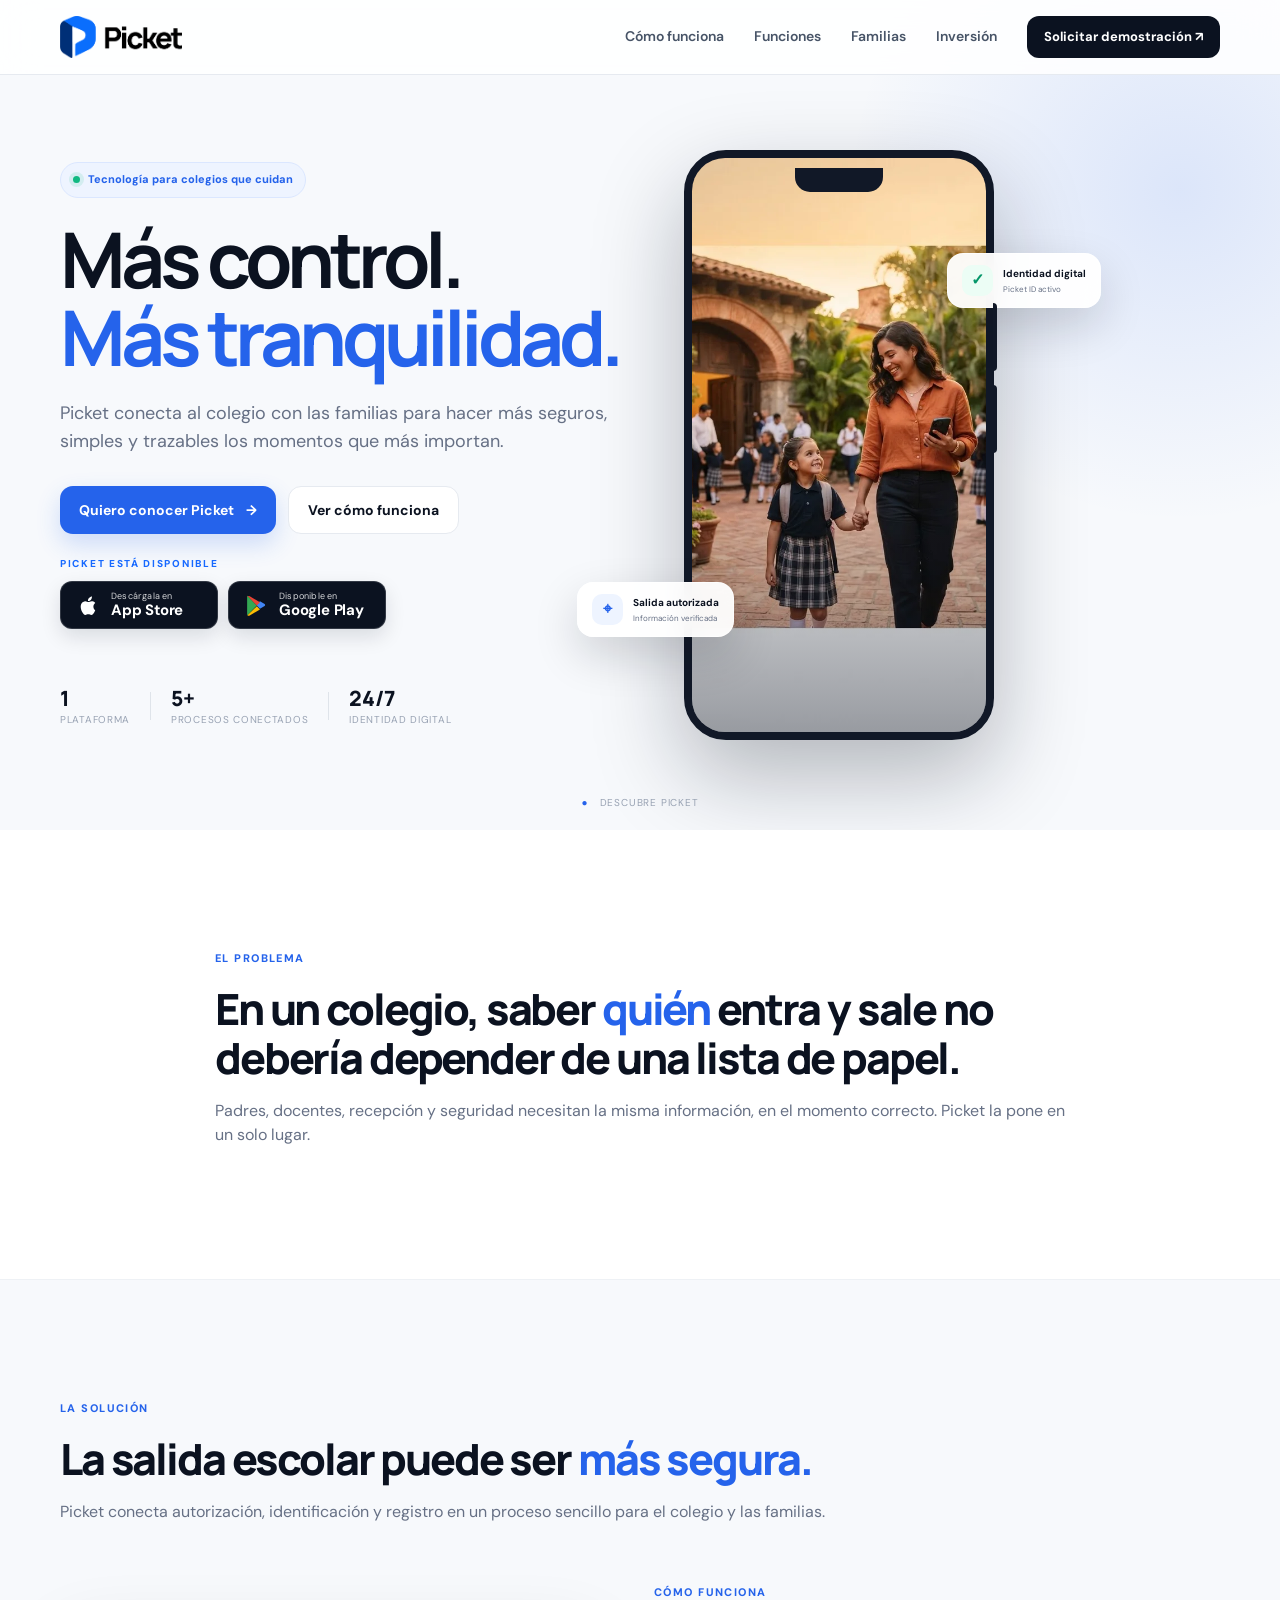
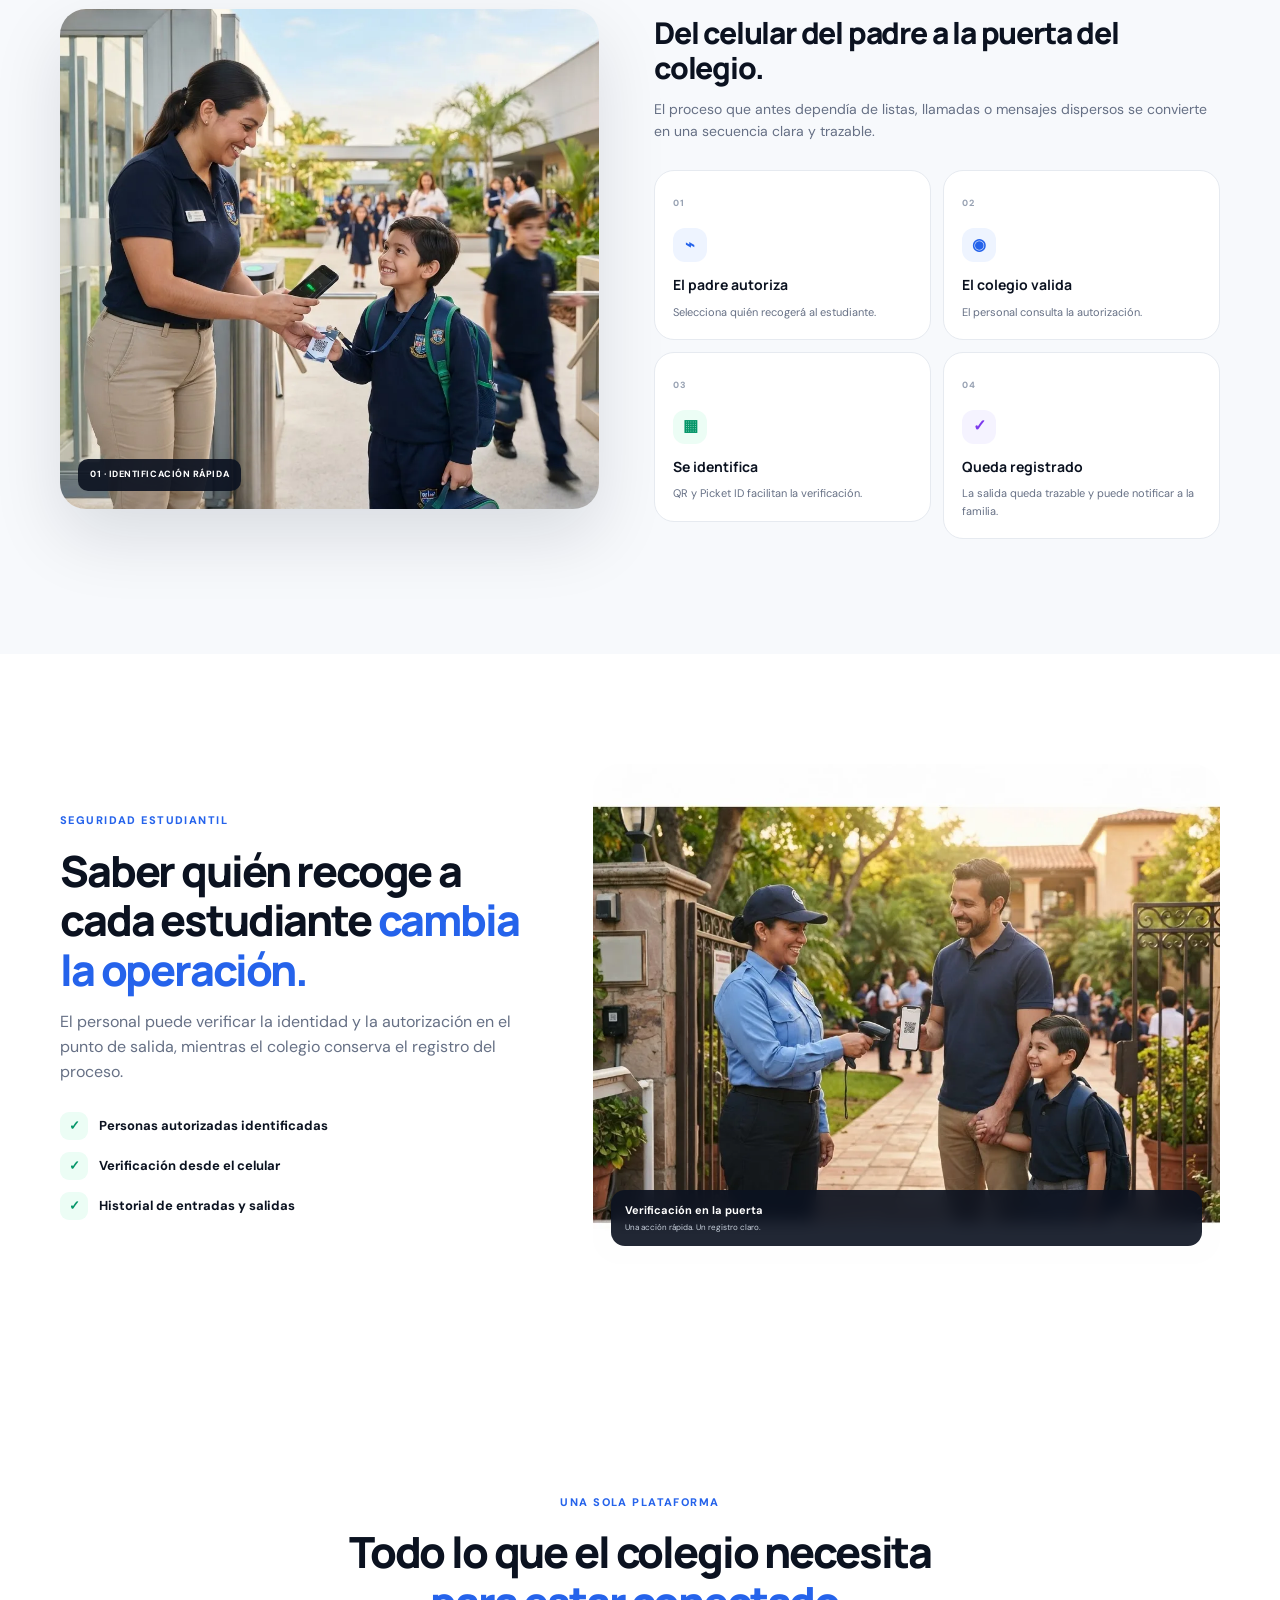
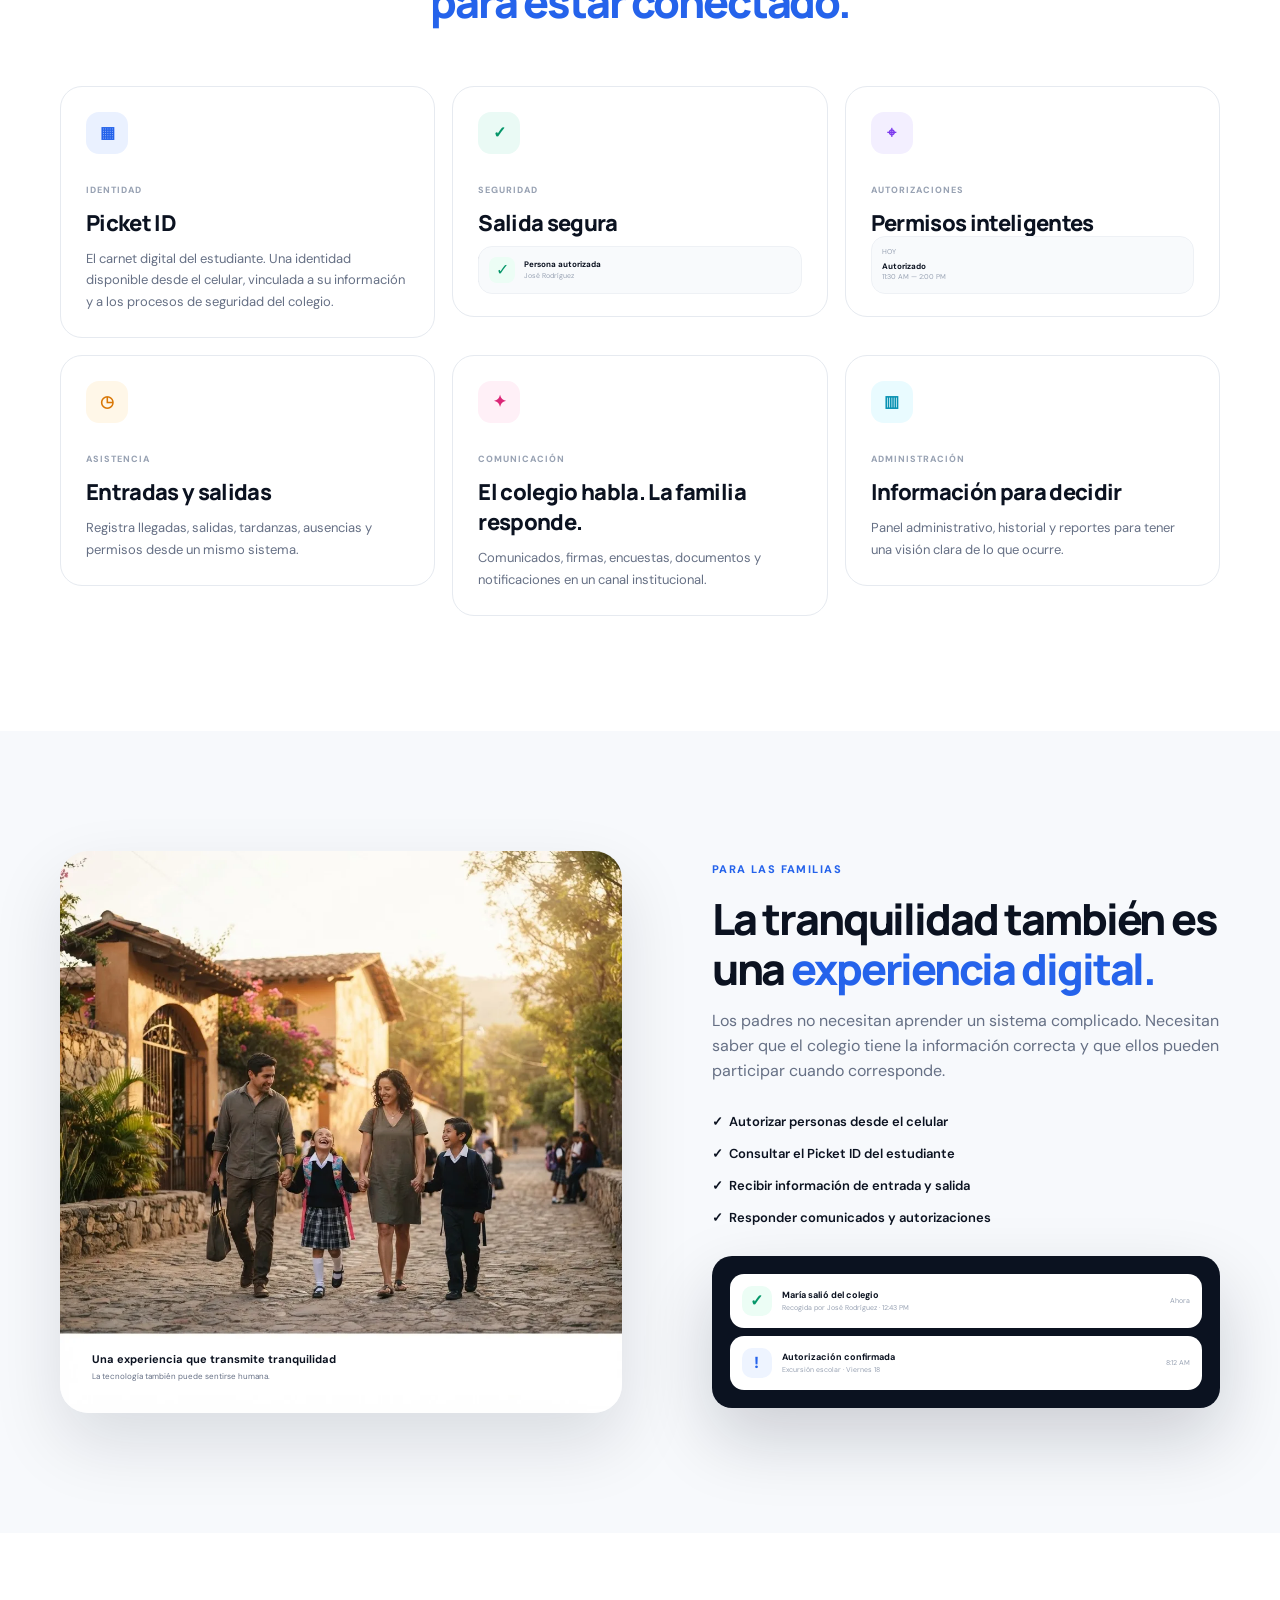
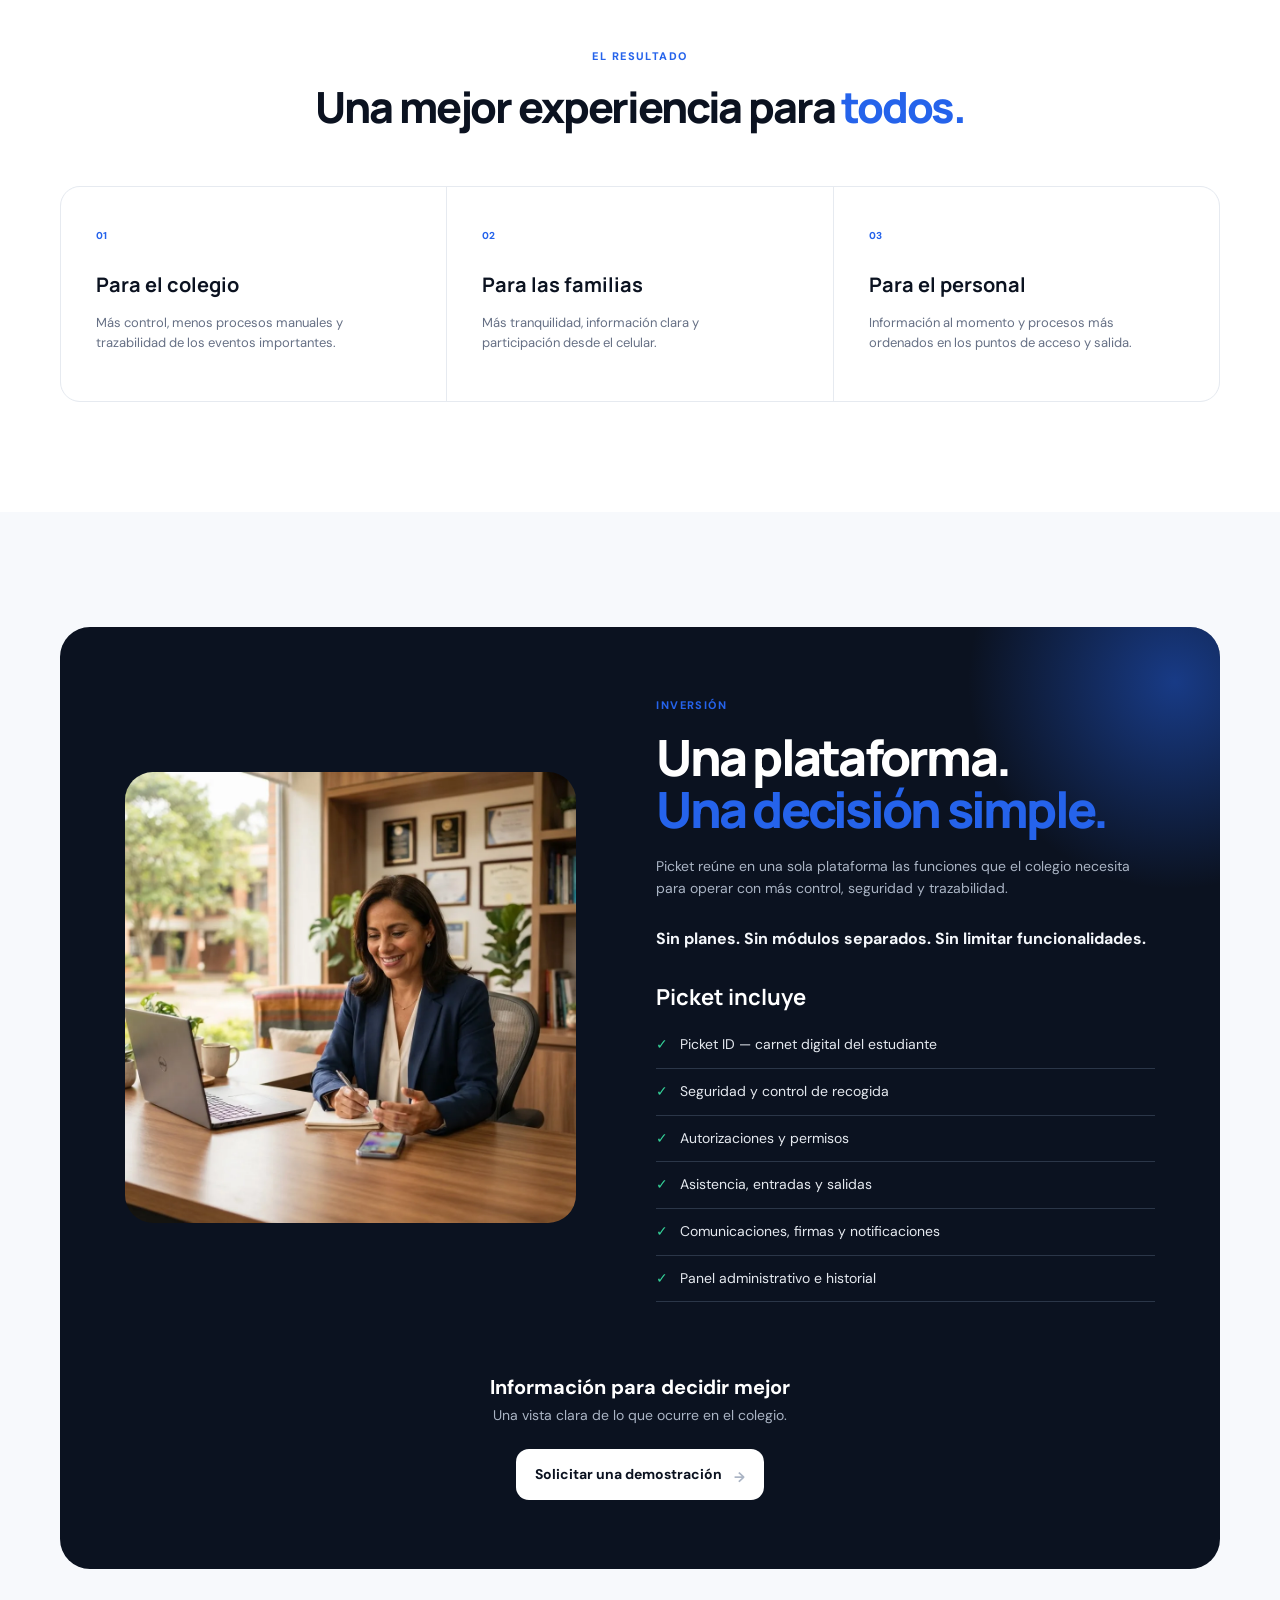
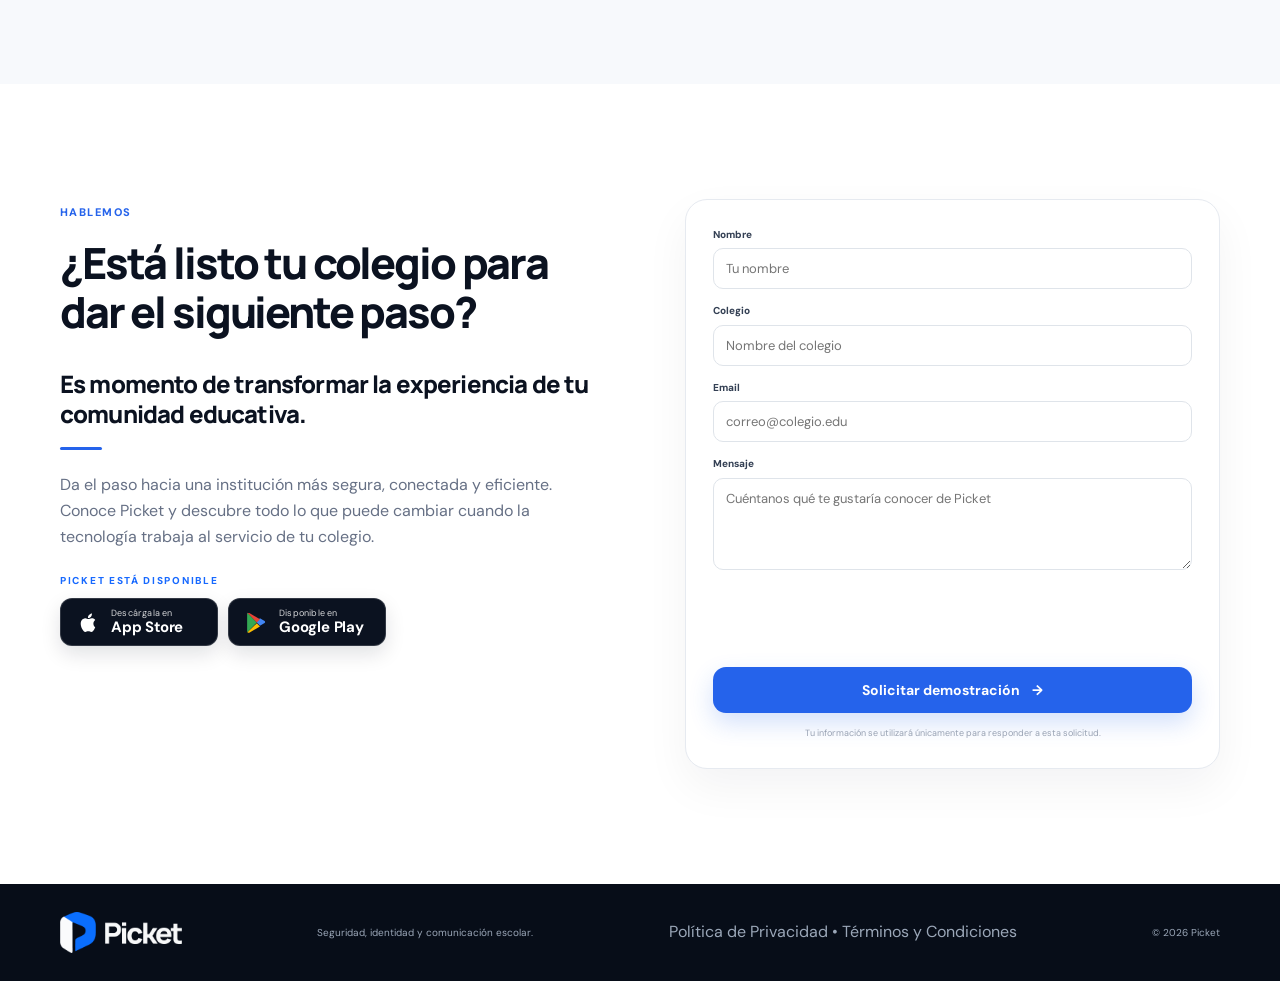
<file: index.html>
<!doctype html><html lang="es"><head><meta charset="utf-8"><meta name="viewport" content="width=device-width,initial-scale=1"><meta name="theme-color" content="#0b1220"><meta name="description" content="Picket: identidad digital, seguridad, asistencia y comunicación para colegios."><title>Picket - Seguridad e identidad escolar</title><link rel="icon" type="image/png" href="images/icon-picket.png"><link rel="apple-touch-icon" href="images/icon-picket.png"><link rel="preconnect" href="https://challenges.cloudflare.com"><script src="https://challenges.cloudflare.com/turnstile/v0/api.js" async defer></script><link rel="preconnect" href="https://fonts.googleapis.com"><link rel="preconnect" href="https://fonts.gstatic.com" crossorigin><link href="https://fonts.googleapis.com/css2?family=DM+Sans:wght@400;500;600;700&family=Manrope:wght@600;700;800&display=swap" rel="stylesheet"><link rel="stylesheet" href="styles.css"></head><body>
<header class="nav"><div class="container nav-inner"><a class="brand" href="#inicio"><img src="images/logo-picket.png" alt="Picket" class="brand-logo"></a><nav class="desktop-nav"><a href="#como-funciona">Cómo funciona</a><a href="#funciones">Funciones</a><a href="#familias">Familias</a><a href="#inversion">Inversión</a></nav><a class="nav-cta" href="#contacto">Solicitar demostración <span>↗</span></a><button class="menu-btn" aria-label="Abrir menú">☰</button></div><div class="mobile-nav"><a href="#como-funciona">Cómo funciona</a><a href="#funciones">Funciones</a><a href="#familias">Familias</a><a href="#inversion">Inversión</a><a href="#contacto">Solicitar demostración</a></div></header>
<main id="inicio">
<section class="hero"><div class="hero-glow"></div><div class="container hero-grid"><div class="hero-copy reveal"><div class="eyebrow"><i></i>Tecnología para colegios que cuidan</div><h1>Más control.<br><em>Más tranquilidad.</em></h1><p class="hero-lead">Picket conecta al colegio con las familias para hacer más seguros, simples y trazables los momentos que más importan.</p><div class="hero-actions"><a class="btn btn-primary" href="#contacto">Quiero conocer Picket <span>→</span></a><a class="btn btn-ghost" href="#como-funciona">Ver cómo funciona</a></div>
  <div class="store-availability">
  <span class="store-availability-label">PICKET ESTÁ DISPONIBLE</span>
  <div class="store-buttons">
    <a class="store-button" href="https://apps.apple.com/do/app/picket/id6812159703" target="_blank" rel="noopener noreferrer" aria-label="Descargar Picket en App Store">
      <svg viewBox="0 0 24 24" aria-hidden="true"><path fill="currentColor" d="M16.7 12.8c0-2.1 1.7-3.1 1.8-3.2-1-1.5-2.6-1.7-3.2-1.7-1.4-.1-2.7.8-3.4.8-.7 0-1.8-.8-2.9-.8-1.5 0-2.9.9-3.7 2.2-1.6 2.7-.4 6.7 1.1 8.9.7 1.1 1.5 2.2 2.6 2.1 1-.1 1.4-.7 2.8-.7s1.8.7 2.9.7c1.2 0 1.9-1.1 2.6-2.2.8-1.2 1.1-2.4 1.1-2.4s-1.7-.7-1.7-3.7ZM14.4 6.4c.6-.8 1-1.9.9-3-.9 0-2.1.6-2.8 1.4-.6.7-1.1 1.8-1 2.8 1.1.1 2.2-.5 2.9-1.2Z"/></svg>
      <span><small>Descárgala en</small><strong>App Store</strong></span>
    </a>
    <a class="store-button" href="https://play.google.com/store/apps/details?id=com.base6a05dc0ef03c78c415c59d8a.app&pcampaignid=web_share" target="_blank" rel="noopener noreferrer" aria-label="Descargar Picket en Google Play">
      <svg viewBox="0 0 24 24" aria-hidden="true"><path fill="#34A853" d="M3.3 2.7c-.2.3-.3.7-.3 1.2v16.2c0 .5.1.9.3 1.2l9-9.3-9-9.3Z"/><path fill="#4285F4" d="m12.3 12 3 3.1 4.1-2.4c1.2-.7 1.2-1.8 0-2.5l-4.1-2.4-3 3.2Z"/><path fill="#FBBC04" d="m3.3 21.3.2.2c.5.5 1.2.5 2 .1l9.8-5.7-3-3.1-9 8.5Z"/><path fill="#EA4335" d="m3.3 2.7 9 9.3 3-3.2-9.8-5.7c-.8-.4-1.5-.4-2 .1l-.2.2Z"/></svg>
      <span><small>Disponible en</small><strong>Google Play</strong></span>
    </a>
  </div>
</div>
  <div class="hero-proof"><div><strong>1</strong><span>plataforma</span></div><b></b><div><strong>5+</strong><span>procesos conectados</span></div><b></b><div><strong>24/7</strong><span>identidad digital</span></div></div></div>
<div class="hero-visual hero-photo-wrap reveal delay-1"><img class="hero-photo" src="images/portada.webp" alt="Madre y estudiante llegando al colegio" loading="eager"><div class="hero-photo-overlay"></div><div class="hero-badge hero-badge-top"><i>✓</i><div><b>Identidad digital</b><small>Picket ID activo</small></div></div><div class="hero-badge hero-badge-bottom"><i>⌖</i><div><b>Salida autorizada</b><small>Información verificada</small></div></div></div></div><div class="scroll-cue">● &nbsp; Descubre Picket</div></section>
<section class="statement"><div class="container narrow reveal"><span class="section-label">EL PROBLEMA</span><h2>En un colegio, saber <span>quién</span> entra y sale no debería depender de una lista de papel.</h2><p>Padres, docentes, recepción y seguridad necesitan la misma información, en el momento correcto. Picket la pone en un solo lugar.</p></div></section>
<section id="como-funciona" class="how"><div class="container"><div class="section-head reveal"><span class="section-label">LA SOLUCIÓN</span><h2>La salida escolar puede ser <span>más segura.</span></h2><p>Picket conecta autorización, identificación y registro en un proceso sencillo para el colegio y las familias.</p></div><div class="solution-feature reveal"><div class="solution-image"><img src="images/qr.webp" alt="Personal del colegio verificando el QR de un estudiante" loading="lazy"><span>01 · Identificación rápida</span></div><div class="solution-copy"><span class="section-label">CÓMO FUNCIONA</span><h3>Del celular del padre a la puerta del colegio.</h3><p>El proceso que antes dependía de listas, llamadas o mensajes dispersos se convierte en una secuencia clara y trazable.</p><div class="flow flow-compact"><div class="flow-line"></div><article class="flow-step reveal"><small>01</small><i>⌁</i><h3>El padre autoriza</h3><p>Selecciona quién recogerá al estudiante.</p></article><article class="flow-step reveal d1"><small>02</small><i>◉</i><h3>El colegio valida</h3><p>El personal consulta la autorización.</p></article><article class="flow-step reveal d2"><small>03</small><i>▦</i><h3>Se identifica</h3><p>QR y Picket ID facilitan la verificación.</p></article><article class="flow-step reveal d3"><small>04</small><i>✓</i><h3>Queda registrado</h3><p>La salida queda trazable y puede notificar a la familia.</p></article></div></div></div></div></section>
<section class="security-story"><div class="container security-grid"><div class="security-copy reveal"><span class="section-label">SEGURIDAD ESTUDIANTIL</span><h2>Saber quién recoge a cada estudiante <span>cambia la operación.</span></h2><p>El personal puede verificar la identidad y la autorización en el punto de salida, mientras el colegio conserva el registro del proceso.</p><div class="security-points"><div><b>✓</b><span>Personas autorizadas identificadas</span></div><div><b>✓</b><span>Verificación desde el celular</span></div><div><b>✓</b><span>Historial de entradas y salidas</span></div></div></div><div class="security-image reveal d1"><img src="images/seguridad.webp" alt="Personal de seguridad verificando la salida de un estudiante" loading="lazy"><div class="image-caption"><b>Verificación en la puerta</b><span>Una acción rápida. Un registro claro.</span></div></div></div></section>
<section id="funciones" class="features"><div class="container"><div class="section-head centered reveal"><span class="section-label">UNA SOLA PLATAFORMA</span><h2>Todo lo que el colegio necesita<br><span>para estar conectado.</span></h2></div><div class="feature-grid"><article class="feature reveal"><div class="feature-icon blue">▦</div><small>IDENTIDAD</small><h3>Picket ID</h3><p>El carnet digital del estudiante. Una identidad disponible desde el celular, vinculada a su información y a los procesos de seguridad del colegio.</p><div class="id-visual"><div><b>PICKET ID</b><span></span><strong>ESTUDIANTE</strong><small>Grado · Sección · Matrícula</small><em>▦</em></div></div></article><article class="feature reveal d1"><div class="feature-icon green">✓</div><small>SEGURIDAD</small><h3>Salida segura</h3><p>Controla quién está autorizado para recoger a cada estudiante y registra el proceso de entrega.</p><div class="tiny"><i>✓</i><div><b>Persona autorizada</b><small>José Rodríguez</small></div></div></article><article class="feature reveal d2"><div class="feature-icon purple">⌖</div><small>AUTORIZACIONES</small><h3>Permisos inteligentes</h3><p>Gestiona autorizaciones permanentes o temporales y ten la información disponible cuando se necesita.</p><div class="permission"><small>HOY</small><b>Autorizado</b><span>11:30 AM — 2:00 PM</span></div></article><article class="feature reveal"><div class="feature-icon orange">◷</div><small>ASISTENCIA</small><h3>Entradas y salidas</h3><p>Registra llegadas, salidas, tardanzas, ausencias y permisos desde un mismo sistema.</p></article><article class="feature reveal d1"><div class="feature-icon pink">✦</div><small>COMUNICACIÓN</small><h3>El colegio habla. La familia responde.</h3><p>Comunicados, firmas, encuestas, documentos y notificaciones en un canal institucional.</p></article><article class="feature reveal d2"><div class="feature-icon cyan">▥</div><small>ADMINISTRACIÓN</small><h3>Información para decidir</h3><p>Panel administrativo, historial y reportes para tener una visión clara de lo que ocurre.</p></article></div></div></section>
<section id="familias" class="family"><div class="container family-grid"><div class="family-image reveal"><img src="images/familia.webp" alt="Familia saliendo feliz del colegio" loading="lazy"><div class="image-caption light"><b>Una experiencia que transmite tranquilidad</b><span>La tecnología también puede sentirse humana.</span></div></div><div class="family-copy reveal d1"><span class="section-label">PARA LAS FAMILIAS</span><h2>La tranquilidad también es una <span>experiencia digital.</span></h2><p>Los padres no necesitan aprender un sistema complicado. Necesitan saber que el colegio tiene la información correcta y que ellos pueden participar cuando corresponde.</p><ul><li>✓ &nbsp;Autorizar personas desde el celular</li><li>✓ &nbsp;Consultar el Picket ID del estudiante</li><li>✓ &nbsp;Recibir información de entrada y salida</li><li>✓ &nbsp;Responder comunicados y autorizaciones</li></ul><div class="family-panel"><div class="notification"><i>✓</i><div><b>María salió del colegio</b><small>Recogida por José Rodríguez · 12:43 PM</small></div><em>Ahora</em></div><div class="notification"><i>!</i><div><b>Autorización confirmada</b><small>Excursión escolar · Viernes 18</small></div><em>8:12 AM</em></div></div></div></div></section>
<section class="benefits"><div class="container"><div class="section-head centered reveal"><span class="section-label">EL RESULTADO</span><h2>Una mejor experiencia para <span>todos.</span></h2></div><div class="benefit-grid"><article class="reveal"><small>01</small><h3>Para el colegio</h3><p>Más control, menos procesos manuales y trazabilidad de los eventos importantes.</p></article><article class="reveal d1"><small>02</small><h3>Para las familias</h3><p>Más tranquilidad, información clara y participación desde el celular.</p></article><article class="reveal d2"><small>03</small><h3>Para el personal</h3><p>Información al momento y procesos más ordenados en los puntos de acceso y salida.</p></article></div></div></section>
<section id="inversion" class="investment"><div class="container investment-box reveal"><div class="investment-visual"><img src="images/directora.webp" alt="Directora de colegio utilizando Picket en su oficina" loading="lazy"></div><div class="investment-content"><span class="section-label">INVERSIÓN</span><h2>Una plataforma.<br><span>Una decisión simple.</span></h2><p>Picket reúne en una sola plataforma las funciones que el colegio necesita para operar con más control, seguridad y trazabilidad.</p><div class="investment-note">Sin planes. Sin módulos separados. Sin limitar funcionalidades.</div><div class="investment-list"><h3>Picket incluye</h3><p>✓ &nbsp; Picket ID — carnet digital del estudiante</p><p>✓ &nbsp; Seguridad y control de recogida</p><p>✓ &nbsp; Autorizaciones y permisos</p><p>✓ &nbsp; Asistencia, entradas y salidas</p><p>✓ &nbsp; Comunicaciones, firmas y notificaciones</p><p>✓ &nbsp; Panel administrativo e historial</p></div></div><div class="investment-caption"><b>Información para decidir mejor</b><span>Una vista clara de lo que ocurre en el colegio.</span><a class="btn btn-white" href="#contacto">Solicitar una demostración <span>→</span></a></div></div></section>
<section id="contacto" class="contact"><div class="container contact-grid"><div class="contact-copy reveal"><span class="section-label">HABLEMOS</span><h2>¿Está listo tu colegio para dar el siguiente paso?</h2><div class="contact-closing"><p class="contact-closing-lead">Es momento de transformar la experiencia de tu comunidad educativa.</p><p>Da el paso hacia una institución más segura, conectada y eficiente. Conoce Picket y descubre todo lo que puede cambiar cuando la tecnología trabaja al servicio de tu colegio.</p></div>
<div class="store-availability">
  <span class="store-availability-label">PICKET ESTÁ DISPONIBLE</span>
  <div class="store-buttons">
    <a class="store-button" href="https://apps.apple.com/do/app/picket/id6812159703" target="_blank" rel="noopener noreferrer" aria-label="Descargar Picket en App Store">
      <svg viewBox="0 0 24 24" aria-hidden="true"><path fill="currentColor" d="M16.7 12.8c0-2.1 1.7-3.1 1.8-3.2-1-1.5-2.6-1.7-3.2-1.7-1.4-.1-2.7.8-3.4.8-.7 0-1.8-.8-2.9-.8-1.5 0-2.9.9-3.7 2.2-1.6 2.7-.4 6.7 1.1 8.9.7 1.1 1.5 2.2 2.6 2.1 1-.1 1.4-.7 2.8-.7s1.8.7 2.9.7c1.2 0 1.9-1.1 2.6-2.2.8-1.2 1.1-2.4 1.1-2.4s-1.7-.7-1.7-3.7ZM14.4 6.4c.6-.8 1-1.9.9-3-.9 0-2.1.6-2.8 1.4-.6.7-1.1 1.8-1 2.8 1.1.1 2.2-.5 2.9-1.2Z"/></svg>
      <span><small>Descárgala en</small><strong>App Store</strong></span>
    </a>
    <a class="store-button" href="https://play.google.com/store/apps/details?id=com.base6a05dc0ef03c78c415c59d8a.app&pcampaignid=web_share" target="_blank" rel="noopener noreferrer" aria-label="Descargar Picket en Google Play">
      <svg viewBox="0 0 24 24" aria-hidden="true"><path fill="#34A853" d="M3.3 2.7c-.2.3-.3.7-.3 1.2v16.2c0 .5.1.9.3 1.2l9-9.3-9-9.3Z"/><path fill="#4285F4" d="m12.3 12 3 3.1 4.1-2.4c1.2-.7 1.2-1.8 0-2.5l-4.1-2.4-3 3.2Z"/><path fill="#FBBC04" d="m3.3 21.3.2.2c.5.5 1.2.5 2 .1l9.8-5.7-3-3.1-9 8.5Z"/><path fill="#EA4335" d="m3.3 2.7 9 9.3 3-3.2-9.8-5.7c-.8-.4-1.5-.4-2 .1l-.2.2Z"/></svg>
      <span><small>Disponible en</small><strong>Google Play</strong></span>
    </a>
  </div>
</div>
</div><form class="contact-form reveal d1" id="contactForm" action="https://formspree.io/f/mljelqba" method="POST">
<label>Nombre<input name="name" autocomplete="name" required placeholder="Tu nombre"></label>
<label>Colegio<input name="school" autocomplete="organization" required placeholder="Nombre del colegio"></label>
<label>Email<input name="email" type="email" autocomplete="email" required placeholder="correo@colegio.edu"></label>
<label>Mensaje<textarea name="message" rows="4" placeholder="Cuéntanos qué te gustaría conocer de Picket"></textarea></label>
<input type="hidden" name="_subject" value="Nueva solicitud de demostración — Picket">
<input type="hidden" name="_replyto" value="">
<div class="cf-turnstile" data-sitekey="0x4AAAAAAEpNoszAMaUl9OP8" data-theme="light" data-size="flexible"></div>
<button class="btn btn-primary" type="submit">Solicitar demostración <span>→</span></button>
<p>Tu información se utilizará únicamente para responder a esta solicitud.</p>
</form></div></section>
</main><footer><div class="container footer-inner"><a class="brand" href="#inicio"><img src="images/LogoPicketFondoOscuro.png" alt="Picket" class="brand-logo"></a><p>Seguridad, identidad y comunicación escolar.</p><div class="footer-links"><a class="privacy-link" href="politica-privacidad.html">Política de Privacidad</a><a> • </a><a class="privacy-link" href="terminos-y-condiciones.html">Términos y Condiciones</a></div><span>© 2026 Picket</span></div></footer><script src="script.js"></script>
<!--Start of Tawk.to Script-->
<script type="text/javascript">
var Tawk_API=Tawk_API||{}, Tawk_LoadStart=new Date();
(function(){
var s1=document.createElement("script"),s0=document.getElementsByTagName("script")[0];
s1.async=true;
s1.src='https://embed.tawk.to/6aab2c8df145e93447acd64b/1k2mac2vi';
s1.charset='UTF-8';
s1.setAttribute('crossorigin','*');
s0.parentNode.insertBefore(s1,s0);
})();
</script>
<!--End of Tawk.to Script-->
</body></html>
</file>
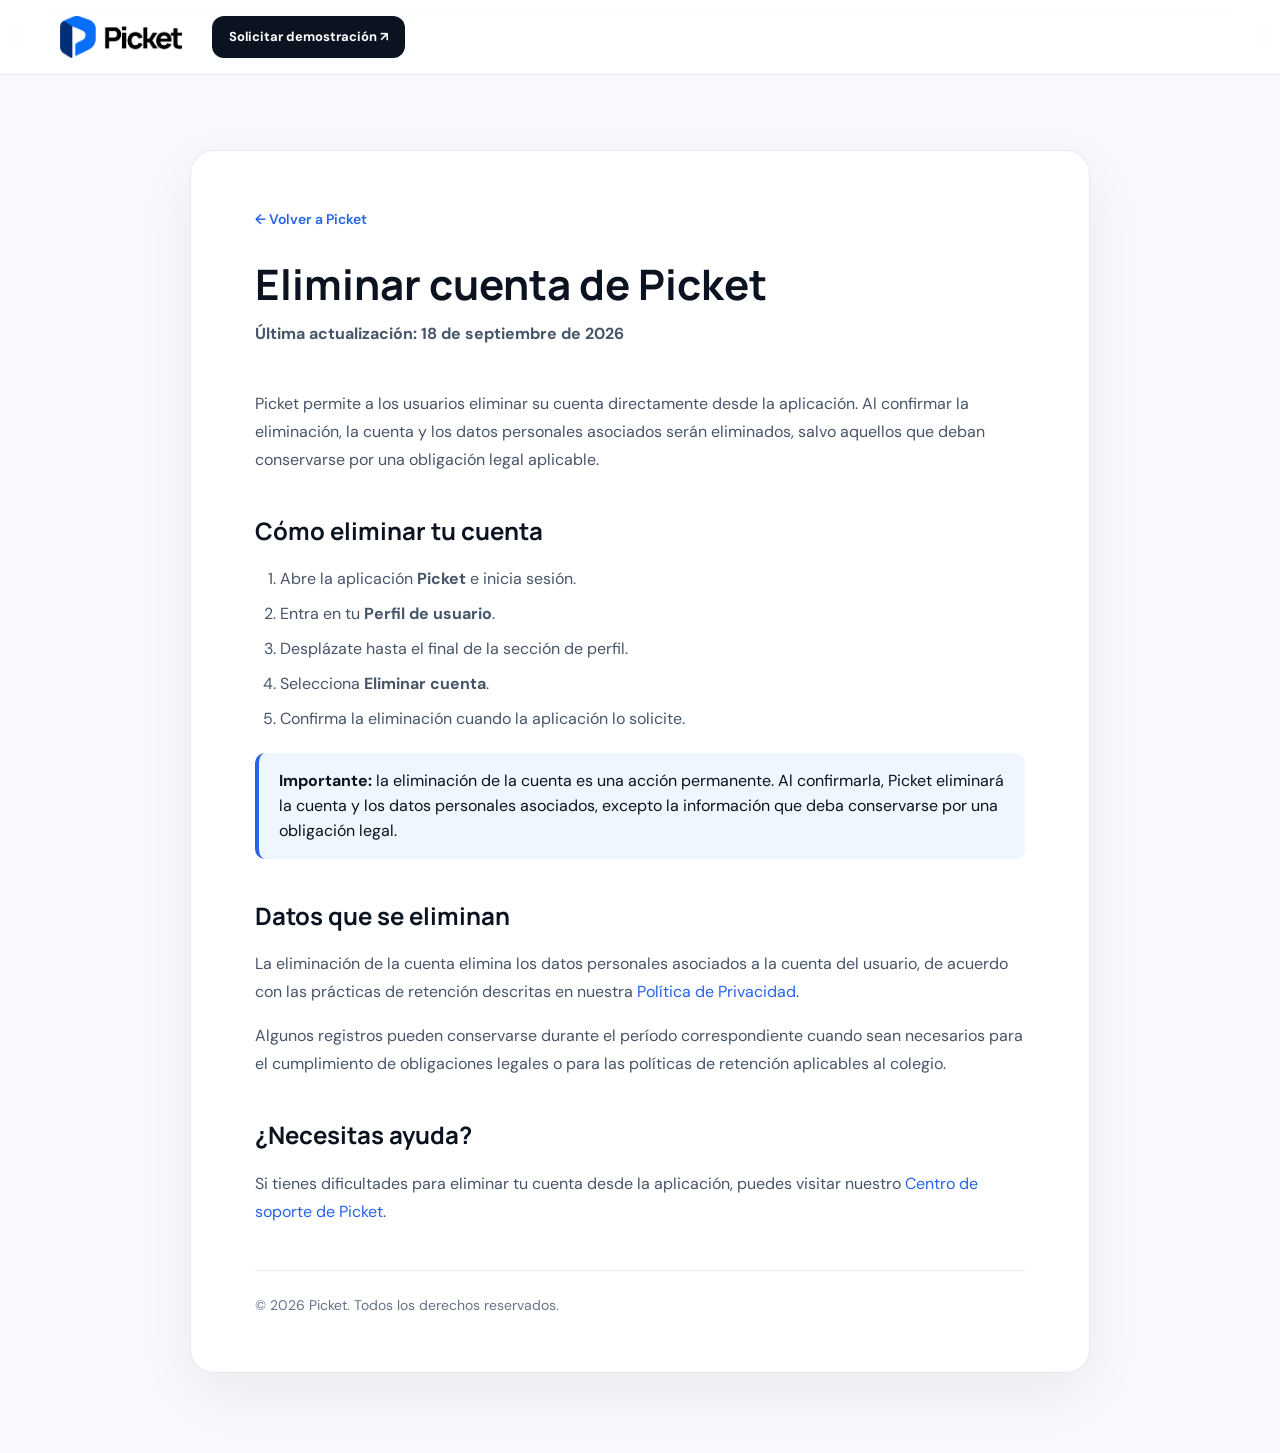
<file: eliminar-cuenta.html>
<!doctype html>
<html lang="es">
<head>
<meta charset="utf-8">
<meta name="viewport" content="width=device-width,initial-scale=1">
<meta name="theme-color" content="#0b1220">
<meta name="description" content="Información sobre cómo eliminar una cuenta de Picket y los datos asociados.">
<title>Eliminar cuenta — Picket</title>
<link rel="icon" type="image/png" href="images/icon-picket.png">
<link rel="apple-touch-icon" href="images/icon-picket.png">
<link rel="preconnect" href="https://fonts.googleapis.com">
<link rel="preconnect" href="https://fonts.gstatic.com" crossorigin>
<link href="https://fonts.googleapis.com/css2?family=DM+Sans:wght@400;500;600;700&family=Manrope:wght@600;700;800&display=swap" rel="stylesheet">
<link rel="stylesheet" href="styles.css">
<style>
.privacy-page{background:#f7f9fc;min-height:100vh;padding:150px 20px 80px}
.privacy-wrap{max-width:900px;margin:0 auto;background:#fff;border:1px solid #e5eaf1;border-radius:24px;padding:56px 64px;box-shadow:0 20px 60px rgba(11,18,32,.06)}
.privacy-back{display:inline-flex;align-items:center;gap:8px;margin-bottom:30px;color:#2563eb;text-decoration:none;font-weight:600;font-size:14px}
.privacy-wrap h1{font-family:Manrope,sans-serif;font-size:42px;line-height:1.12;margin:0 0 12px;color:#0b1220}
.privacy-date{color:#64748b;margin:0 0 42px;font-size:15px}
.privacy-wrap h2{font-family:Manrope,sans-serif;color:#0b1220;font-size:24px;margin:38px 0 14px}
.privacy-wrap h3{font-family:Manrope,sans-serif;color:#172033;font-size:18px;margin:26px 0 10px}
.privacy-wrap p,.privacy-wrap li{font-family:'DM Sans',sans-serif;color:#475569;font-size:16px;line-height:1.75}
.privacy-wrap ul,.privacy-wrap ol{padding-left:25px}
.privacy-wrap li{margin:7px 0}
.privacy-wrap a{color:#2563eb}
.privacy-note{background:#eff6ff;border-left:4px solid #2563eb;padding:16px 20px;border-radius:10px;margin:20px 0}
.privacy-footer{margin-top:44px;padding-top:24px;border-top:1px solid #e5eaf1;color:#64748b;font-size:14px}
@media(max-width:700px){.privacy-page{padding:110px 14px 50px}.privacy-wrap{padding:32px 24px;border-radius:18px}.privacy-wrap h1{font-size:32px}.privacy-wrap h2{font-size:21px}}
</style>
</head>
<body>
<header class="nav">
  <div class="container nav-inner">
    <a class="brand" href="index.html#inicio">
      <img src="images/logo-picket.png" alt="Picket" class="brand-logo">
    </a>
    <a class="nav-cta" href="index.html#contacto">Solicitar demostración <span>↗</span></a>
  </div>
</header>

<main class="privacy-page">
<article class="privacy-wrap">
  <a class="privacy-back" href="index.html">← Volver a Picket</a>

  <h1>Eliminar cuenta de Picket</h1>
  <p class="privacy-date"><strong>Última actualización: 18 de septiembre de 2026</strong></p>

  <p>
    Picket permite a los usuarios eliminar su cuenta directamente desde la aplicación.
    Al confirmar la eliminación, la cuenta y los datos personales asociados serán eliminados,
    salvo aquellos que deban conservarse por una obligación legal aplicable.
  </p>

  <h2>Cómo eliminar tu cuenta</h2>

  <ol>
    <li>Abre la aplicación <strong>Picket</strong> e inicia sesión.</li>
    <li>Entra en tu <strong>Perfil de usuario</strong>.</li>
    <li>Desplázate hasta el final de la sección de perfil.</li>
    <li>Selecciona <strong>Eliminar cuenta</strong>.</li>
    <li>Confirma la eliminación cuando la aplicación lo solicite.</li>
  </ol>

  <div class="privacy-note">
    <strong>Importante:</strong> la eliminación de la cuenta es una acción permanente.
    Al confirmarla, Picket eliminará la cuenta y los datos personales asociados,
    excepto la información que deba conservarse por una obligación legal.
  </div>

  <h2>Datos que se eliminan</h2>

  <p>
    La eliminación de la cuenta elimina los datos personales asociados a la cuenta del usuario,
    de acuerdo con las prácticas de retención descritas en nuestra
    <a href="politica-privacidad.html">Política de Privacidad</a>.
  </p>

  <p>
    Algunos registros pueden conservarse durante el período correspondiente cuando sean
    necesarios para el cumplimiento de obligaciones legales o para las políticas de retención
    aplicables al colegio.
  </p>

  <h2>¿Necesitas ayuda?</h2>

  <p>
    Si tienes dificultades para eliminar tu cuenta desde la aplicación,
    puedes visitar nuestro
    <a href="soporte_picket.html">Centro de soporte de Picket</a>.
  </p>

  <div class="privacy-footer">© 2026 Picket. Todos los derechos reservados.</div>
</article>
</main>
</body>
</html>
</file>
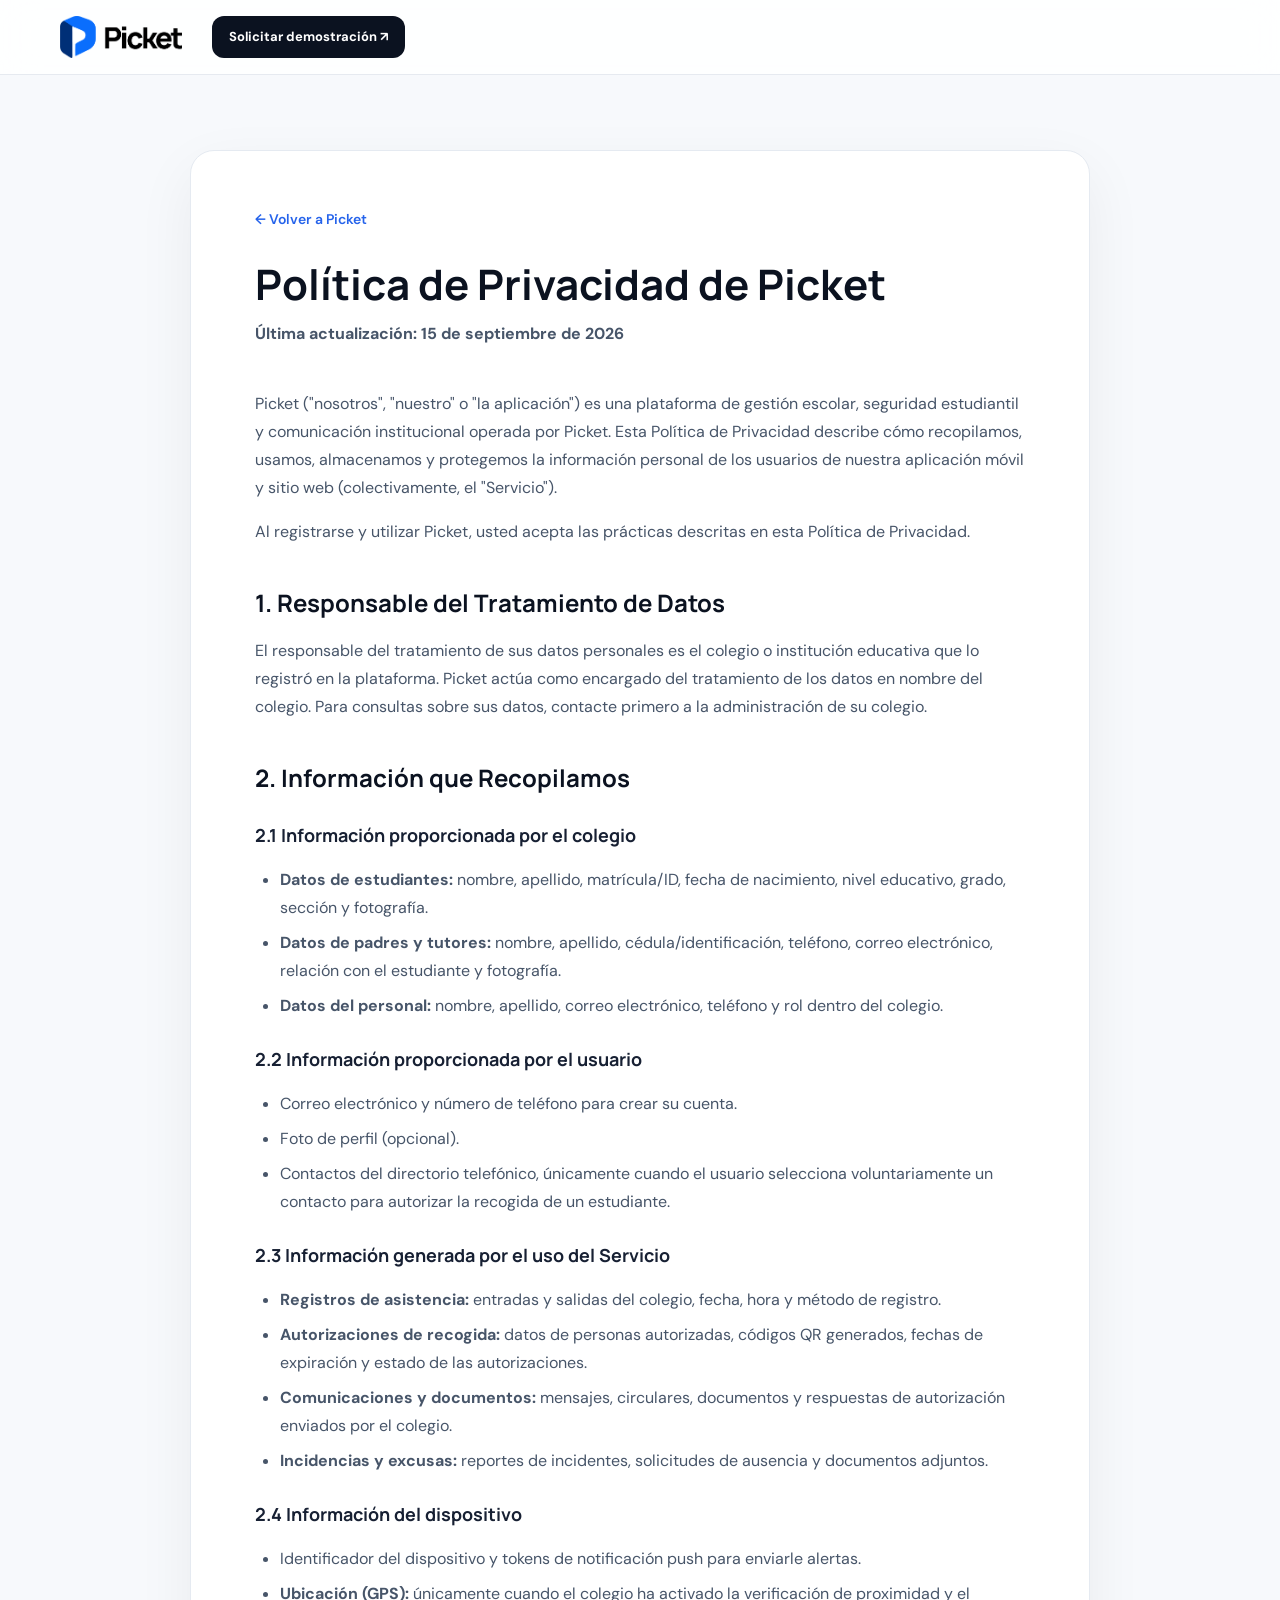
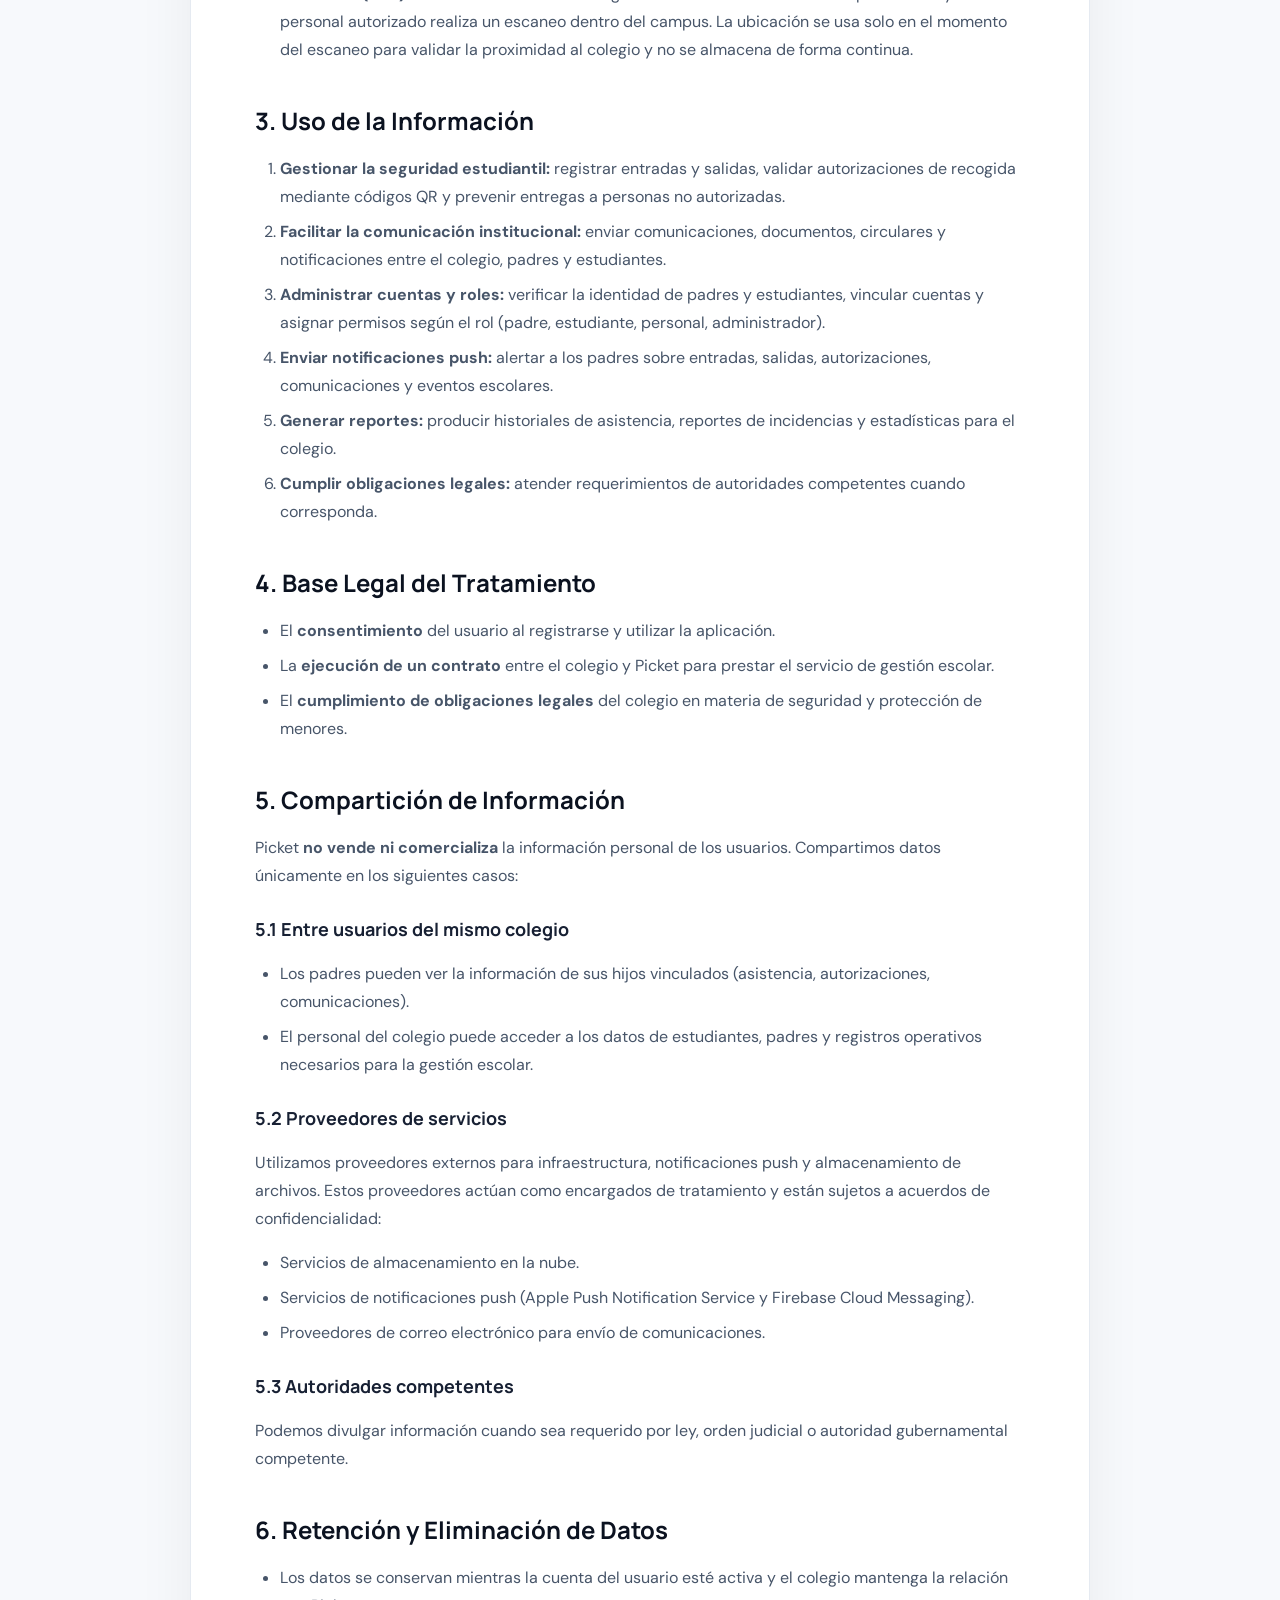
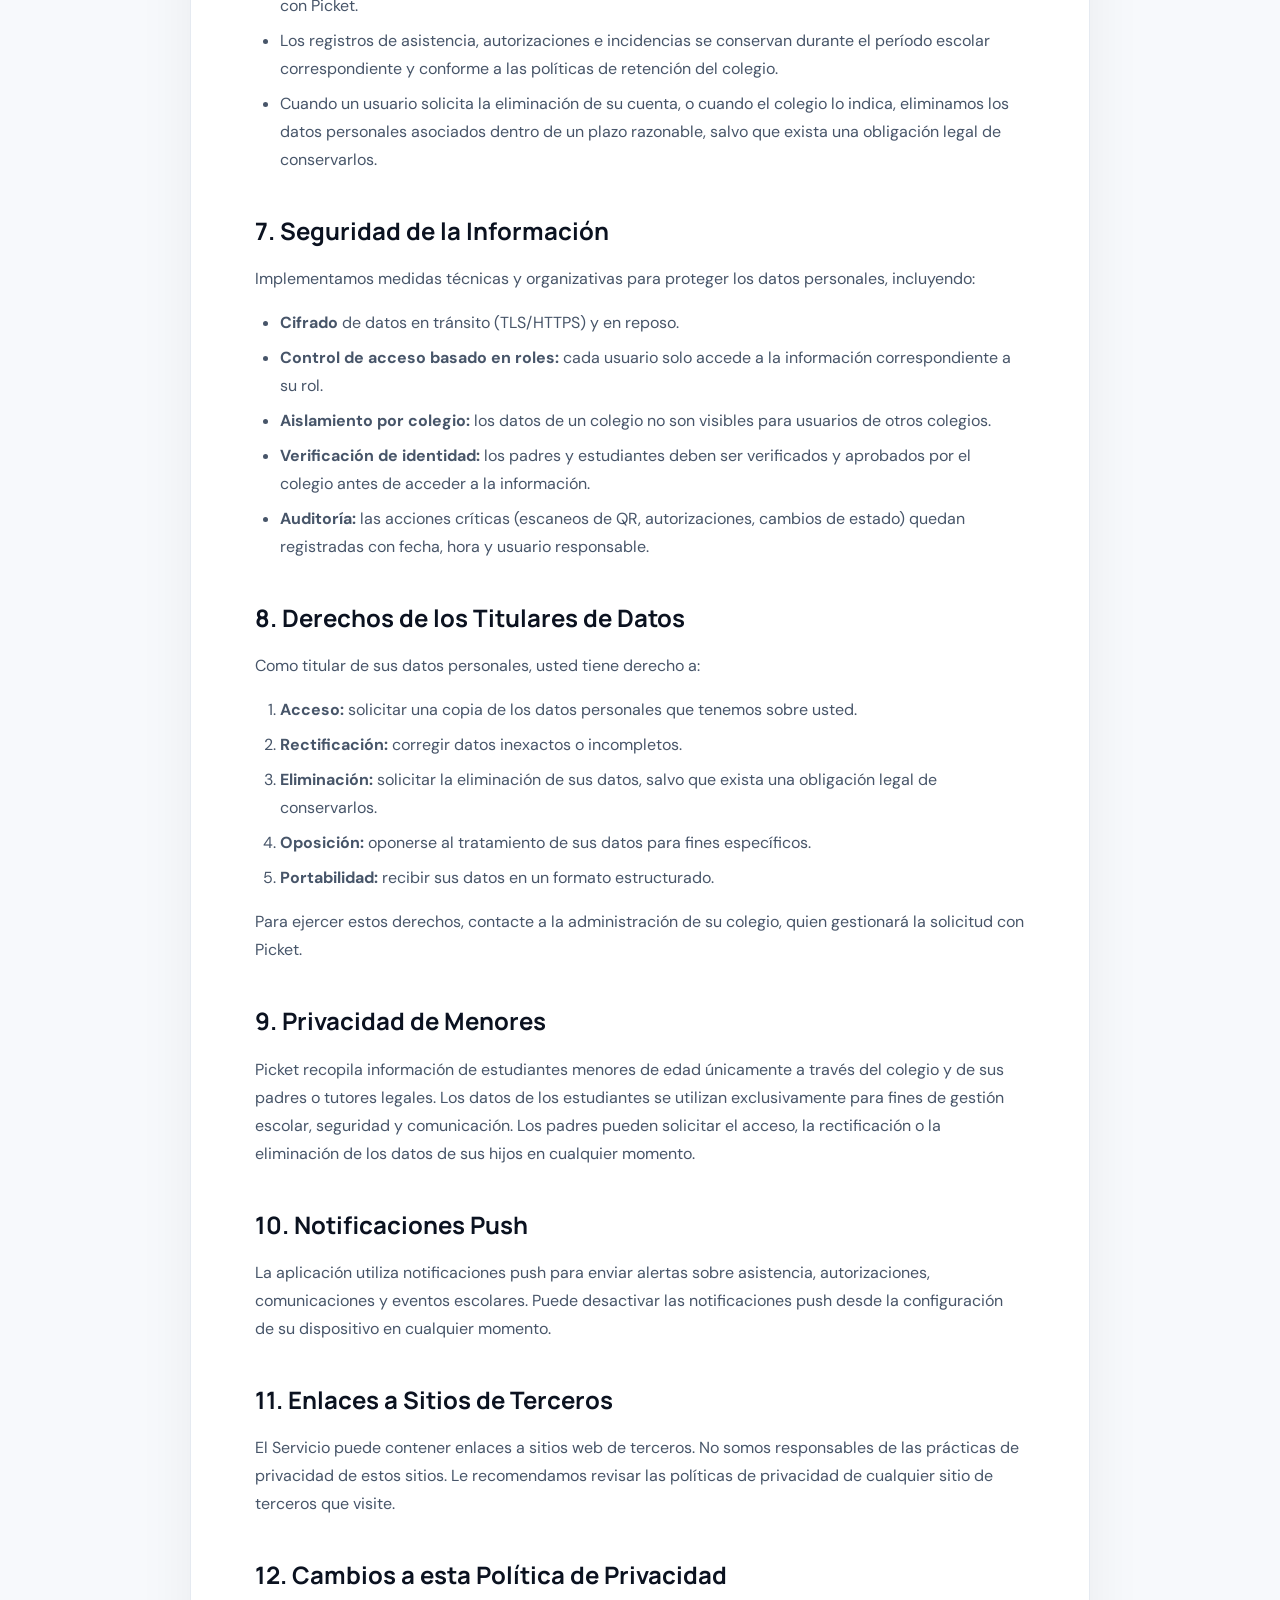
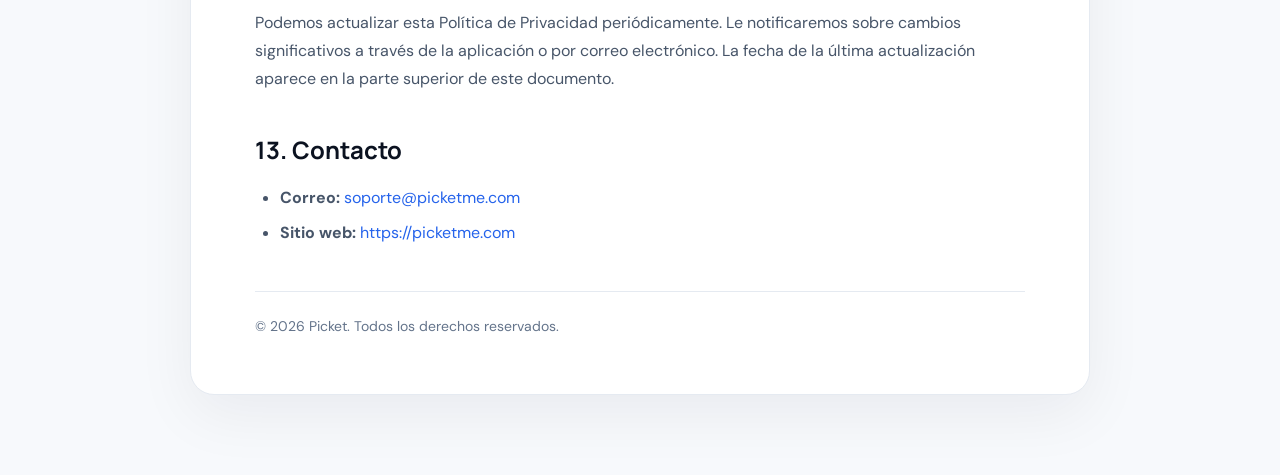
<file: politica-privacidad.html>
<!doctype html>
<html lang="es">
<head>
<meta charset="utf-8">
<meta name="viewport" content="width=device-width,initial-scale=1">
<meta name="theme-color" content="#0b1220">
<meta name="description" content="Política de Privacidad de Picket.">
<title>Política de Privacidad — Picket</title>
<link rel="icon" type="image/png" href="images/icon-picket.png">
<link rel="apple-touch-icon" href="images/icon-picket.png">
<link rel="preconnect" href="https://fonts.googleapis.com">
<link rel="preconnect" href="https://fonts.gstatic.com" crossorigin>
<link href="https://fonts.googleapis.com/css2?family=DM+Sans:wght@400;500;600;700&family=Manrope:wght@600;700;800&display=swap" rel="stylesheet">
<link rel="stylesheet" href="styles.css">
<style>
.privacy-page{background:#f7f9fc;min-height:100vh;padding:150px 20px 80px}
.privacy-wrap{max-width:900px;margin:0 auto;background:#fff;border:1px solid #e5eaf1;border-radius:24px;padding:56px 64px;box-shadow:0 20px 60px rgba(11,18,32,.06)}
.privacy-back{display:inline-flex;align-items:center;gap:8px;margin-bottom:30px;color:#2563eb;text-decoration:none;font-weight:600;font-size:14px}
.privacy-wrap h1{font-family:Manrope,sans-serif;font-size:42px;line-height:1.12;margin:0 0 12px;color:#0b1220}
.privacy-date{color:#64748b;margin:0 0 42px;font-size:15px}
.privacy-wrap h2{font-family:Manrope,sans-serif;color:#0b1220;font-size:24px;margin:38px 0 14px}
.privacy-wrap h3{font-family:Manrope,sans-serif;color:#172033;font-size:18px;margin:26px 0 10px}
.privacy-wrap p,.privacy-wrap li{font-family:'DM Sans',sans-serif;color:#475569;font-size:16px;line-height:1.75}
.privacy-wrap ul,.privacy-wrap ol{padding-left:25px}
.privacy-wrap li{margin:7px 0}
.privacy-wrap a{color:#2563eb}
.privacy-note{background:#eff6ff;border-left:4px solid #2563eb;padding:16px 20px;border-radius:10px;margin:20px 0}
.privacy-footer{margin-top:44px;padding-top:24px;border-top:1px solid #e5eaf1;color:#64748b;font-size:14px}
@media(max-width:700px){.privacy-page{padding:110px 14px 50px}.privacy-wrap{padding:32px 24px;border-radius:18px}.privacy-wrap h1{font-size:32px}.privacy-wrap h2{font-size:21px}}
</style>
</head>
<body>
<header class="nav"><div class="container nav-inner"><a class="brand" href="index.html#inicio"><img src="images/logo-picket.png" alt="Picket" class="brand-logo"></a><a class="nav-cta" href="index.html#contacto">Solicitar demostración <span>↗</span></a></div></header>
<main class="privacy-page">
<article class="privacy-wrap">
<a class="privacy-back" href="index.html">← Volver a Picket</a>
<h1>Política de Privacidad de Picket</h1>
<p class="privacy-date"><strong>Última actualización: 15 de septiembre de 2026</strong></p>
<p>Picket ("nosotros", "nuestro" o "la aplicación") es una plataforma de gestión escolar, seguridad estudiantil y comunicación institucional operada por Picket. Esta Política de Privacidad describe cómo recopilamos, usamos, almacenamos y protegemos la información personal de los usuarios de nuestra aplicación móvil y sitio web (colectivamente, el "Servicio").</p>
<p>Al registrarse y utilizar Picket, usted acepta las prácticas descritas en esta Política de Privacidad.</p>

<h2>1. Responsable del Tratamiento de Datos</h2>
<p>El responsable del tratamiento de sus datos personales es el colegio o institución educativa que lo registró en la plataforma. Picket actúa como encargado del tratamiento de los datos en nombre del colegio. Para consultas sobre sus datos, contacte primero a la administración de su colegio.</p>

<h2>2. Información que Recopilamos</h2>
<h3>2.1 Información proporcionada por el colegio</h3>
<ul><li><strong>Datos de estudiantes:</strong> nombre, apellido, matrícula/ID, fecha de nacimiento, nivel educativo, grado, sección y fotografía.</li><li><strong>Datos de padres y tutores:</strong> nombre, apellido, cédula/identificación, teléfono, correo electrónico, relación con el estudiante y fotografía.</li><li><strong>Datos del personal:</strong> nombre, apellido, correo electrónico, teléfono y rol dentro del colegio.</li></ul>
<h3>2.2 Información proporcionada por el usuario</h3>
<ul><li>Correo electrónico y número de teléfono para crear su cuenta.</li><li>Foto de perfil (opcional).</li><li>Contactos del directorio telefónico, únicamente cuando el usuario selecciona voluntariamente un contacto para autorizar la recogida de un estudiante.</li></ul>
<h3>2.3 Información generada por el uso del Servicio</h3>
<ul><li><strong>Registros de asistencia:</strong> entradas y salidas del colegio, fecha, hora y método de registro.</li><li><strong>Autorizaciones de recogida:</strong> datos de personas autorizadas, códigos QR generados, fechas de expiración y estado de las autorizaciones.</li><li><strong>Comunicaciones y documentos:</strong> mensajes, circulares, documentos y respuestas de autorización enviados por el colegio.</li><li><strong>Incidencias y excusas:</strong> reportes de incidentes, solicitudes de ausencia y documentos adjuntos.</li></ul>
<h3>2.4 Información del dispositivo</h3>
<ul><li>Identificador del dispositivo y tokens de notificación push para enviarle alertas.</li><li><strong>Ubicación (GPS):</strong> únicamente cuando el colegio ha activado la verificación de proximidad y el personal autorizado realiza un escaneo dentro del campus. La ubicación se usa solo en el momento del escaneo para validar la proximidad al colegio y no se almacena de forma continua.</li></ul>

<h2>3. Uso de la Información</h2>
<ol><li><strong>Gestionar la seguridad estudiantil:</strong> registrar entradas y salidas, validar autorizaciones de recogida mediante códigos QR y prevenir entregas a personas no autorizadas.</li><li><strong>Facilitar la comunicación institucional:</strong> enviar comunicaciones, documentos, circulares y notificaciones entre el colegio, padres y estudiantes.</li><li><strong>Administrar cuentas y roles:</strong> verificar la identidad de padres y estudiantes, vincular cuentas y asignar permisos según el rol (padre, estudiante, personal, administrador).</li><li><strong>Enviar notificaciones push:</strong> alertar a los padres sobre entradas, salidas, autorizaciones, comunicaciones y eventos escolares.</li><li><strong>Generar reportes:</strong> producir historiales de asistencia, reportes de incidencias y estadísticas para el colegio.</li><li><strong>Cumplir obligaciones legales:</strong> atender requerimientos de autoridades competentes cuando corresponda.</li></ol>

<h2>4. Base Legal del Tratamiento</h2>
<ul><li>El <strong>consentimiento</strong> del usuario al registrarse y utilizar la aplicación.</li><li>La <strong>ejecución de un contrato</strong> entre el colegio y Picket para prestar el servicio de gestión escolar.</li><li>El <strong>cumplimiento de obligaciones legales</strong> del colegio en materia de seguridad y protección de menores.</li></ul>

<h2>5. Compartición de Información</h2>
<p>Picket <strong>no vende ni comercializa</strong> la información personal de los usuarios. Compartimos datos únicamente en los siguientes casos:</p>
<h3>5.1 Entre usuarios del mismo colegio</h3>
<ul><li>Los padres pueden ver la información de sus hijos vinculados (asistencia, autorizaciones, comunicaciones).</li><li>El personal del colegio puede acceder a los datos de estudiantes, padres y registros operativos necesarios para la gestión escolar.</li></ul>
<h3>5.2 Proveedores de servicios</h3>
<p>Utilizamos proveedores externos para infraestructura, notificaciones push y almacenamiento de archivos. Estos proveedores actúan como encargados de tratamiento y están sujetos a acuerdos de confidencialidad:</p>
<ul><li>Servicios de almacenamiento en la nube.</li><li>Servicios de notificaciones push (Apple Push Notification Service y Firebase Cloud Messaging).</li><li>Proveedores de correo electrónico para envío de comunicaciones.</li></ul>
<h3>5.3 Autoridades competentes</h3>
<p>Podemos divulgar información cuando sea requerido por ley, orden judicial o autoridad gubernamental competente.</p>

<h2>6. Retención y Eliminación de Datos</h2>
<ul><li>Los datos se conservan mientras la cuenta del usuario esté activa y el colegio mantenga la relación con Picket.</li><li>Los registros de asistencia, autorizaciones e incidencias se conservan durante el período escolar correspondiente y conforme a las políticas de retención del colegio.</li><li>Cuando un usuario solicita la eliminación de su cuenta, o cuando el colegio lo indica, eliminamos los datos personales asociados dentro de un plazo razonable, salvo que exista una obligación legal de conservarlos.</li></ul>

<h2>7. Seguridad de la Información</h2>
<p>Implementamos medidas técnicas y organizativas para proteger los datos personales, incluyendo:</p>
<ul><li><strong>Cifrado</strong> de datos en tránsito (TLS/HTTPS) y en reposo.</li><li><strong>Control de acceso basado en roles:</strong> cada usuario solo accede a la información correspondiente a su rol.</li><li><strong>Aislamiento por colegio:</strong> los datos de un colegio no son visibles para usuarios de otros colegios.</li><li><strong>Verificación de identidad:</strong> los padres y estudiantes deben ser verificados y aprobados por el colegio antes de acceder a la información.</li><li><strong>Auditoría:</strong> las acciones críticas (escaneos de QR, autorizaciones, cambios de estado) quedan registradas con fecha, hora y usuario responsable.</li></ul>

<h2>8. Derechos de los Titulares de Datos</h2>
<p>Como titular de sus datos personales, usted tiene derecho a:</p>
<ol><li><strong>Acceso:</strong> solicitar una copia de los datos personales que tenemos sobre usted.</li><li><strong>Rectificación:</strong> corregir datos inexactos o incompletos.</li><li><strong>Eliminación:</strong> solicitar la eliminación de sus datos, salvo que exista una obligación legal de conservarlos.</li><li><strong>Oposición:</strong> oponerse al tratamiento de sus datos para fines específicos.</li><li><strong>Portabilidad:</strong> recibir sus datos en un formato estructurado.</li></ol>
<p>Para ejercer estos derechos, contacte a la administración de su colegio, quien gestionará la solicitud con Picket.</p>

<h2>9. Privacidad de Menores</h2>
<p>Picket recopila información de estudiantes menores de edad únicamente a través del colegio y de sus padres o tutores legales. Los datos de los estudiantes se utilizan exclusivamente para fines de gestión escolar, seguridad y comunicación. Los padres pueden solicitar el acceso, la rectificación o la eliminación de los datos de sus hijos en cualquier momento.</p>

<h2>10. Notificaciones Push</h2>
<p>La aplicación utiliza notificaciones push para enviar alertas sobre asistencia, autorizaciones, comunicaciones y eventos escolares. Puede desactivar las notificaciones push desde la configuración de su dispositivo en cualquier momento.</p>

<h2>11. Enlaces a Sitios de Terceros</h2>
<p>El Servicio puede contener enlaces a sitios web de terceros. No somos responsables de las prácticas de privacidad de estos sitios. Le recomendamos revisar las políticas de privacidad de cualquier sitio de terceros que visite.</p>

<h2>12. Cambios a esta Política de Privacidad</h2>
<p>Podemos actualizar esta Política de Privacidad periódicamente. Le notificaremos sobre cambios significativos a través de la aplicación o por correo electrónico. La fecha de la última actualización aparece en la parte superior de este documento.</p>

<h2>13. Contacto</h2>
<ul><li><strong>Correo:</strong> <a href="mailto:soporte@picketme.com">soporte@picketme.com</a></li><li><strong>Sitio web:</strong> <a href="https://picketme.com">https://picketme.com</a></li></ul>
<div class="privacy-footer">© 2026 Picket. Todos los derechos reservados.</div>
</article>
</main>
</body>
</html>
</file>
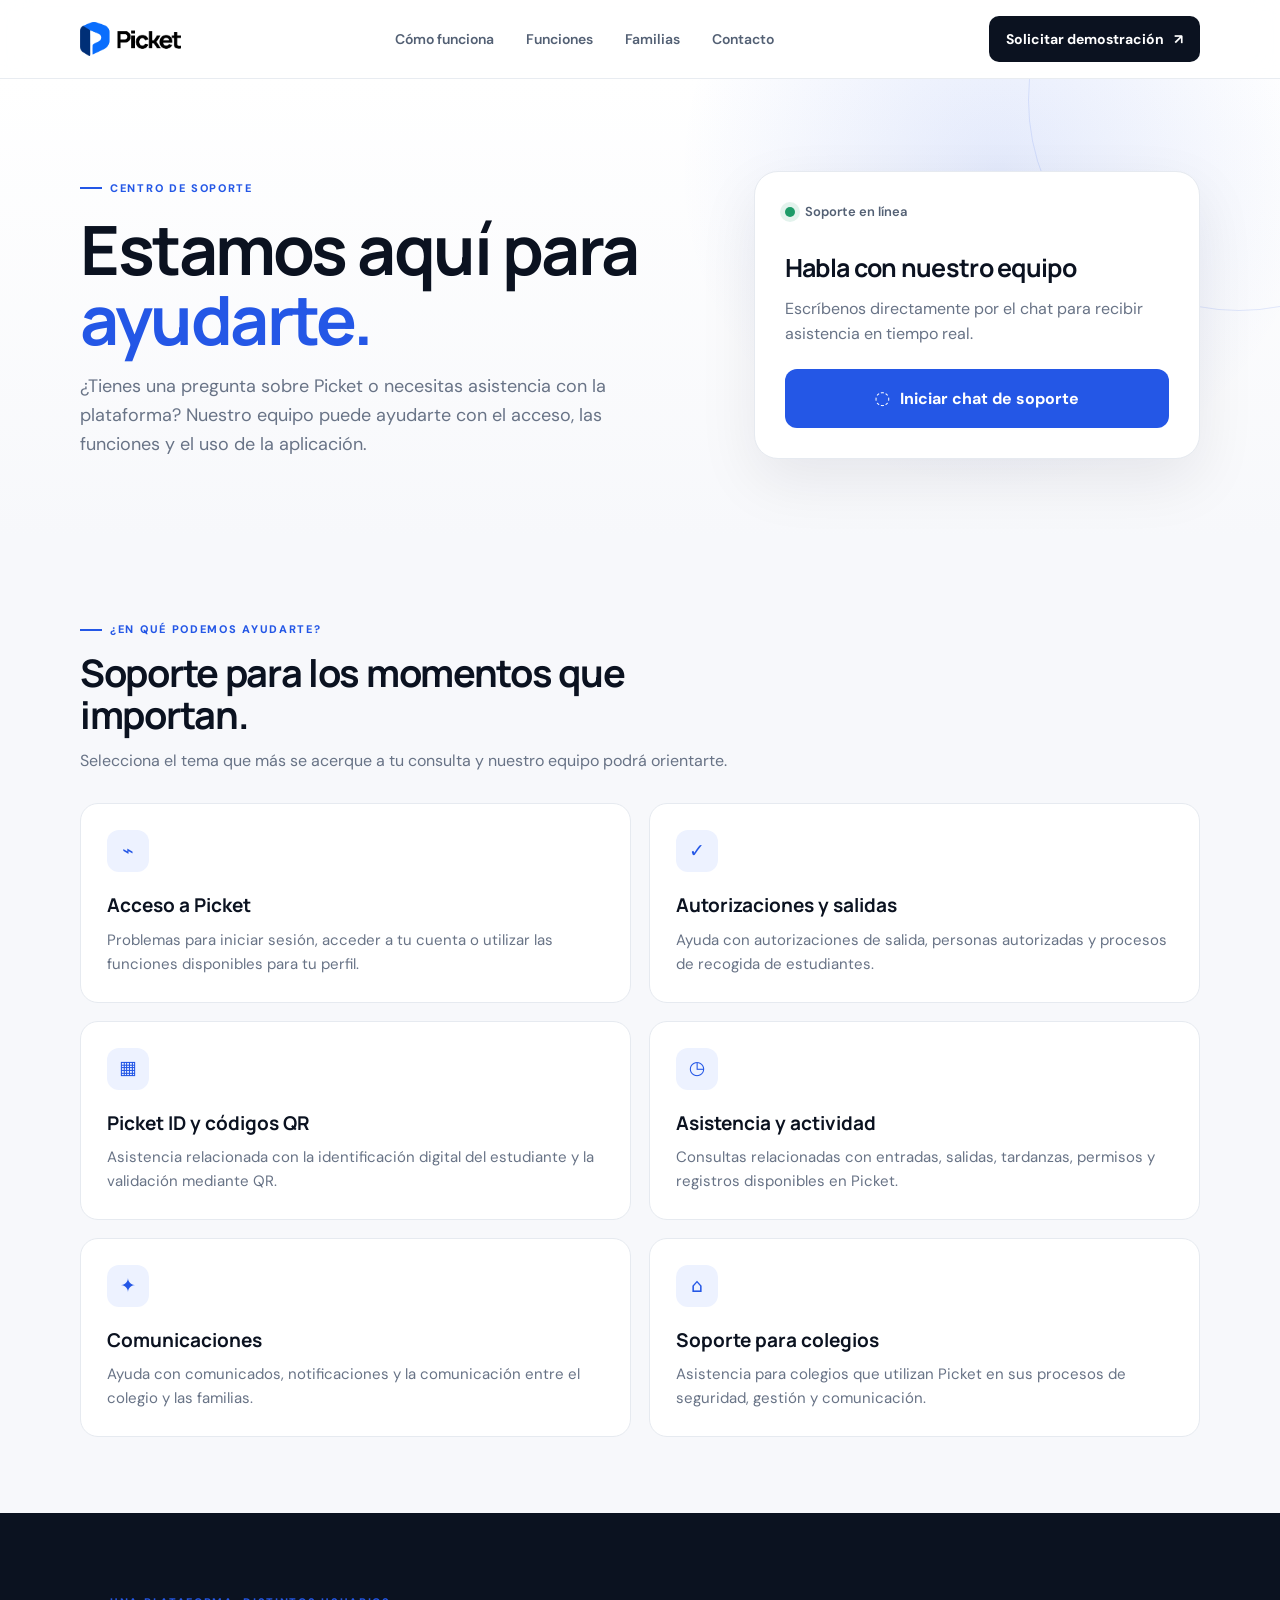
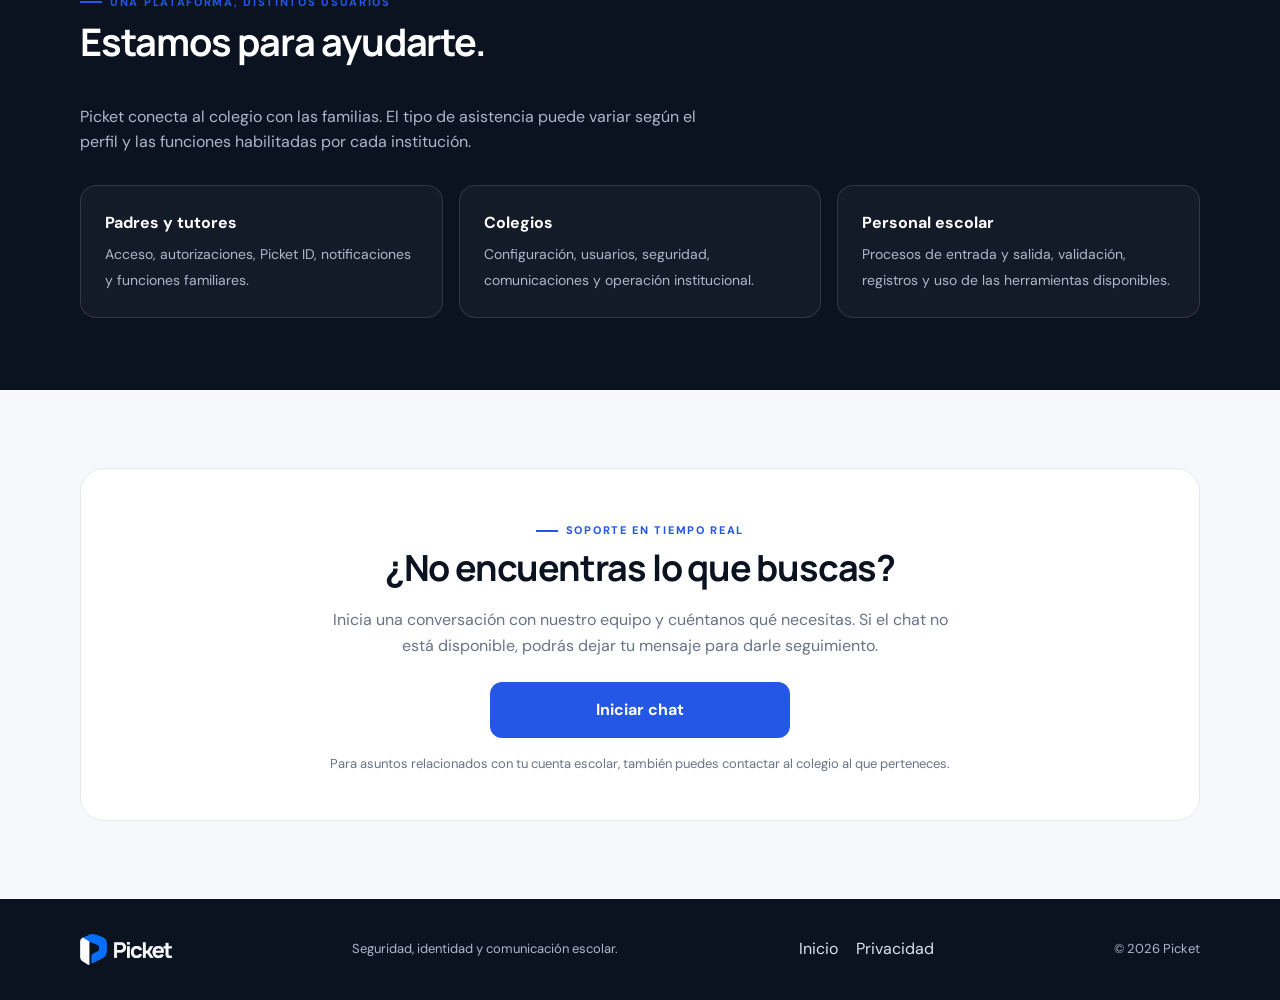
<file: soporte_picket.html>
<!doctype html>
<html lang="es">
<head>
  <meta charset="utf-8">
  <meta name="viewport" content="width=device-width, initial-scale=1">
  <meta name="theme-color" content="#0b1220">
  <meta name="description" content="Soporte de Picket. Ayuda para colegios, familias y usuarios de la plataforma.">
  <title>Soporte | Picket</title>
  <link rel="icon" type="image/png" href="images/icon-picket.png">
  <link rel="apple-touch-icon" href="images/icon-picket.png">

  <link rel="preconnect" href="https://fonts.googleapis.com">
  <link rel="preconnect" href="https://fonts.gstatic.com" crossorigin>
  <link href="https://fonts.googleapis.com/css2?family=DM+Sans:wght@400;500;600;700&family=Manrope:wght@600;700;800&display=swap" rel="stylesheet">

  <style>
    :root{
      --ink:#0b1220;
      --text:#172033;
      --muted:#687386;
      --line:#e6eaf0;
      --bg:#f7f8fb;
      --white:#fff;
      --blue:#2457e6;
      --blue-dark:#173ca8;
      --blue-soft:#edf2ff;
      --green:#1d9b68;
    }

    *{box-sizing:border-box}
    html{scroll-behavior:smooth}
    body{
      margin:0;
      color:var(--text);
      background:var(--bg);
      font-family:"DM Sans",system-ui,sans-serif;
      line-height:1.6;
    }
    a{text-decoration:none;color:inherit}

    .container{
      width:min(1120px,calc(100% - 48px));
      margin:0 auto;
    }

    .nav{
      position:sticky;
      top:0;
      z-index:20;
      background:rgba(255,255,255,.9);
      backdrop-filter:blur(16px);
      border-bottom:1px solid rgba(230,234,240,.9);
    }
    .nav-inner{
      min-height:78px;
      display:flex;
      align-items:center;
      justify-content:space-between;
      gap:24px;
    }
    .brand-logo{height:34px;width:auto;display:block}
    .desktop-nav{
      display:flex;
      align-items:center;
      gap:32px;
      color:#536074;
      font-size:14px;
      font-weight:600;
    }
    .desktop-nav a:hover{color:var(--blue)}
    .nav-cta{
      display:inline-flex;
      align-items:center;
      gap:10px;
      padding:12px 17px;
      color:#fff;
      background:var(--ink);
      border-radius:10px;
      font-size:14px;
      font-weight:700;
    }
    .menu-btn{display:none;border:0;background:none;font-size:25px;color:var(--ink)}

    .hero{
      position:relative;
      overflow:hidden;
      padding:92px 0 78px;
      background:
        radial-gradient(circle at 78% 20%,rgba(36,87,230,.12),transparent 30%),
        linear-gradient(180deg,#fff 0%,#f7f8fb 100%);
    }
    .hero:before{
      content:"";
      position:absolute;
      width:420px;height:420px;
      right:-170px;top:-190px;
      border:1px solid rgba(36,87,230,.12);
      border-radius:50%;
    }
    .hero-grid{
      display:grid;
      grid-template-columns:1.15fr .85fr;
      gap:70px;
      align-items:center;
      position:relative;
    }
    .section-label{
      display:inline-flex;
      align-items:center;
      gap:8px;
      color:var(--blue);
      font-size:11px;
      letter-spacing:1.7px;
      font-weight:800;
    }
    .section-label:before{
      content:"";
      width:22px;height:2px;
      background:var(--blue);
      display:inline-block;
    }
    h1,h2,h3{
      font-family:"Manrope",sans-serif;
      color:var(--ink);
      margin-top:0;
    }
    h1{
      font-size:clamp(42px,6vw,68px);
      line-height:1.02;
      letter-spacing:-2.5px;
      margin:18px 0;
    }
    h1 span{color:var(--blue)}
    .hero-copy p{
      max-width:650px;
      color:var(--muted);
      font-size:18px;
      margin:0;
    }

    .support-card{
      background:#fff;
      border:1px solid var(--line);
      border-radius:24px;
      padding:30px;
      box-shadow:0 22px 60px rgba(11,18,32,.08);
    }
    .status{
      display:flex;
      align-items:center;
      gap:10px;
      color:#536074;
      font-size:13px;
      font-weight:600;
      margin-bottom:25px;
    }
    .status i{
      width:10px;height:10px;border-radius:50%;
      background:var(--green);
      box-shadow:0 0 0 5px rgba(29,155,104,.12);
    }
    .support-card h2{
      font-size:25px;
      letter-spacing:-.7px;
      margin-bottom:8px;
    }
    .support-card p{
      color:var(--muted);
      margin:0 0 22px;
    }
    .chat-button{
      display:flex;
      align-items:center;
      justify-content:center;
      gap:10px;
      width:100%;
      padding:15px 18px;
      border-radius:12px;
      color:#fff;
      background:var(--blue);
      font-weight:700;
      transition:.2s ease;
    }
    .chat-button:hover{background:var(--blue-dark);transform:translateY(-1px)}
    .chat-button span{font-size:18px}

    .section{
      padding:76px 0;
    }
    .section-head{
      max-width:700px;
      margin-bottom:30px;
    }
    .section-head h2{
      font-size:38px;
      letter-spacing:-1.3px;
      line-height:1.12;
      margin:12px 0;
    }
    .section-head p{color:var(--muted);margin:0}

    .help-grid{
      display:grid;
      grid-template-columns:repeat(2,1fr);
      gap:18px;
    }
    .help-card{
      background:#fff;
      border:1px solid var(--line);
      border-radius:18px;
      padding:26px;
    }
    .icon{
      width:42px;height:42px;
      display:flex;align-items:center;justify-content:center;
      border-radius:12px;
      background:var(--blue-soft);
      color:var(--blue);
      font-size:19px;
      margin-bottom:18px;
    }
    .help-card h3{
      font-size:19px;
      margin-bottom:7px;
    }
    .help-card p{
      color:var(--muted);
      margin:0;
      font-size:15px;
    }

    .audience{
      background:var(--ink);
      color:#fff;
      padding:72px 0;
    }
    .audience h2{color:#fff;font-size:38px;letter-spacing:-1.2px}
    .audience p{color:#aeb8c9;max-width:650px}
    .audience-grid{
      display:grid;
      grid-template-columns:repeat(3,1fr);
      gap:16px;
      margin-top:30px;
    }
    .audience-card{
      border:1px solid rgba(255,255,255,.12);
      background:rgba(255,255,255,.04);
      border-radius:16px;
      padding:24px;
    }
    .audience-card strong{display:block;margin-bottom:6px}
    .audience-card span{font-size:14px;color:#aeb8c9}

    .contact{
      padding:78px 0;
      text-align:center;
    }
    .contact-box{
      background:#fff;
      border:1px solid var(--line);
      border-radius:24px;
      padding:45px 25px;
    }
    .contact-box h2{
      font-size:36px;
      letter-spacing:-1.2px;
      margin-bottom:10px;
    }
    .contact-box p{
      color:var(--muted);
      max-width:620px;
      margin:0 auto 24px;
    }
    .contact-note{
      font-size:13px;
      color:#8791a1;
      margin-top:16px!important;
      margin-bottom:0!important;
    }

    footer{
      background:var(--ink);
      color:#aeb8c9;
      padding:35px 0;
    }
    .footer-inner{
      display:flex;
      align-items:center;
      justify-content:space-between;
      gap:20px;
      flex-wrap:wrap;
    }
    footer .brand-logo{height:31px}
    footer p{margin:0;font-size:13px}
    footer span{font-size:13px}
    footer a{color:#dce3ef}
    footer .links{display:flex;gap:18px}

    @media(max-width:800px){
      .desktop-nav,.nav-cta{display:none}
      .menu-btn{display:block}
      .hero{padding:65px 0 55px}
      .hero-grid{grid-template-columns:1fr;gap:38px}
      .help-grid,.audience-grid{grid-template-columns:1fr}
      .section{padding:60px 0}
      h1{letter-spacing:-1.8px}
      .section-head h2,.audience h2,.contact-box h2{font-size:31px}
    }
    @media(max-width:520px){
      .container{width:min(100% - 32px,1120px)}
      .nav-inner{min-height:68px}
      .hero{padding-top:48px}
      h1{font-size:43px}
      .support-card{padding:24px}
    }
  </style>
</head>

<body>
<header class="nav">
  <div class="container nav-inner">
    <a href="index.html" aria-label="Picket">
      <img src="images/logo-picket.png" alt="Picket" class="brand-logo">
    </a>

    <nav class="desktop-nav">
      <a href="index.html#como-funciona">Cómo funciona</a>
      <a href="index.html#funciones">Funciones</a>
      <a href="index.html#familias">Familias</a>
      <a href="index.html#contacto">Contacto</a>
    </nav>

    <a class="nav-cta" href="index.html#contacto">Solicitar demostración <span>↗</span></a>
    <button class="menu-btn" aria-label="Abrir menú">☰</button>
  </div>
</header>

<main>
  <section class="hero">
    <div class="container hero-grid">
      <div class="hero-copy">
        <span class="section-label">CENTRO DE SOPORTE</span>
        <h1>Estamos aquí para <span>ayudarte.</span></h1>
        <p>
          ¿Tienes una pregunta sobre Picket o necesitas asistencia con la plataforma?
          Nuestro equipo puede ayudarte con el acceso, las funciones y el uso de la aplicación.
        </p>
      </div>

      <div class="support-card">
        <div class="status"><i></i> Soporte en línea</div>
        <h2>Habla con nuestro equipo</h2>
        <p>
          Escríbenos directamente por el chat para recibir asistencia en tiempo real.
        </p>

        <!-- Este botón puede abrir el widget de tawk.to una vez instalado. -->
        <a href="#chat" class="chat-button" onclick="openSupportChat(event)">
          <span>◌</span> Iniciar chat de soporte
        </a>
      </div>
    </div>
  </section>

  <section class="section">
    <div class="container">
      <div class="section-head">
        <span class="section-label">¿EN QUÉ PODEMOS AYUDARTE?</span>
        <h2>Soporte para los momentos que importan.</h2>
        <p>
          Selecciona el tema que más se acerque a tu consulta y nuestro equipo podrá orientarte.
        </p>
      </div>

      <div class="help-grid">
        <article class="help-card">
          <div class="icon">⌁</div>
          <h3>Acceso a Picket</h3>
          <p>Problemas para iniciar sesión, acceder a tu cuenta o utilizar las funciones disponibles para tu perfil.</p>
        </article>

        <article class="help-card">
          <div class="icon">✓</div>
          <h3>Autorizaciones y salidas</h3>
          <p>Ayuda con autorizaciones de salida, personas autorizadas y procesos de recogida de estudiantes.</p>
        </article>

        <article class="help-card">
          <div class="icon">▦</div>
          <h3>Picket ID y códigos QR</h3>
          <p>Asistencia relacionada con la identificación digital del estudiante y la validación mediante QR.</p>
        </article>

        <article class="help-card">
          <div class="icon">◷</div>
          <h3>Asistencia y actividad</h3>
          <p>Consultas relacionadas con entradas, salidas, tardanzas, permisos y registros disponibles en Picket.</p>
        </article>

        <article class="help-card">
          <div class="icon">✦</div>
          <h3>Comunicaciones</h3>
          <p>Ayuda con comunicados, notificaciones y la comunicación entre el colegio y las familias.</p>
        </article>

        <article class="help-card">
          <div class="icon">⌂</div>
          <h3>Soporte para colegios</h3>
          <p>Asistencia para colegios que utilizan Picket en sus procesos de seguridad, gestión y comunicación.</p>
        </article>
      </div>
    </div>
  </section>

  <section class="audience">
    <div class="container">
      <span class="section-label">UNA PLATAFORMA, DISTINTOS USUARIOS</span>
      <h2>Estamos para ayudarte.</h2>
      <p>
        Picket conecta al colegio con las familias. El tipo de asistencia puede variar
        según el perfil y las funciones habilitadas por cada institución.
      </p>

      <div class="audience-grid">
        <div class="audience-card">
          <strong>Padres y tutores</strong>
          <span>Acceso, autorizaciones, Picket ID, notificaciones y funciones familiares.</span>
        </div>
        <div class="audience-card">
          <strong>Colegios</strong>
          <span>Configuración, usuarios, seguridad, comunicaciones y operación institucional.</span>
        </div>
        <div class="audience-card">
          <strong>Personal escolar</strong>
          <span>Procesos de entrada y salida, validación, registros y uso de las herramientas disponibles.</span>
        </div>
      </div>
    </div>
  </section>

  <section class="contact">
    <div class="container">
      <div class="contact-box">
        <span class="section-label">SOPORTE EN TIEMPO REAL</span>
        <h2>¿No encuentras lo que buscas?</h2>
        <p>
          Inicia una conversación con nuestro equipo y cuéntanos qué necesitas.
          Si el chat no está disponible, podrás dejar tu mensaje para darle seguimiento.
        </p>
        <a href="#chat" class="chat-button" style="max-width:300px;margin:auto" onclick="openSupportChat(event)">
          Iniciar chat
        </a>
        <p class="contact-note">
          Para asuntos relacionados con tu cuenta escolar, también puedes contactar al colegio
          al que perteneces.
        </p>
      </div>
    </div>
  </section>
</main>

<footer>
  <div class="container footer-inner">
    <a href="index.html">
      <img src="images/LogoPicketFondoOscuro.png" alt="Picket" class="brand-logo">
    </a>
    <p>Seguridad, identidad y comunicación escolar.</p>
    <div class="links">
      <a href="index.html">Inicio</a>
      <a href="politica-privacidad.html">Privacidad</a>
    </div>
    <span>© 2026 Picket</span>
  </div>
</footer>

<script>
  function openSupportChat(event){
    event.preventDefault();

    if (window.Tawk_API && typeof window.Tawk_API.maximize === "function") {
      window.Tawk_API.maximize();
      return;
    }

    alert("El chat de soporte estará disponible en breve.");
  }
</script>

<!--
  CHAT:
  Cuando creemos la cuenta de tawk.to, aquí insertaremos el script oficial
  que nos entregue tawk.to. No se debe inventar ni modificar ese código.
-->

  <!--Start of Tawk.to Script-->
<script type="text/javascript">
var Tawk_API=Tawk_API||{}, Tawk_LoadStart=new Date();
(function(){
var s1=document.createElement("script"),s0=document.getElementsByTagName("script")[0];
s1.async=true;
s1.src='https://embed.tawk.to/6aab2c8df145e93447acd64b/1k2mac2vi';
s1.charset='UTF-8';
s1.setAttribute('crossorigin','*');
s0.parentNode.insertBefore(s1,s0);
})();
</script>
<!--End of Tawk.to Script-->
  
</body>
</html>
</file>
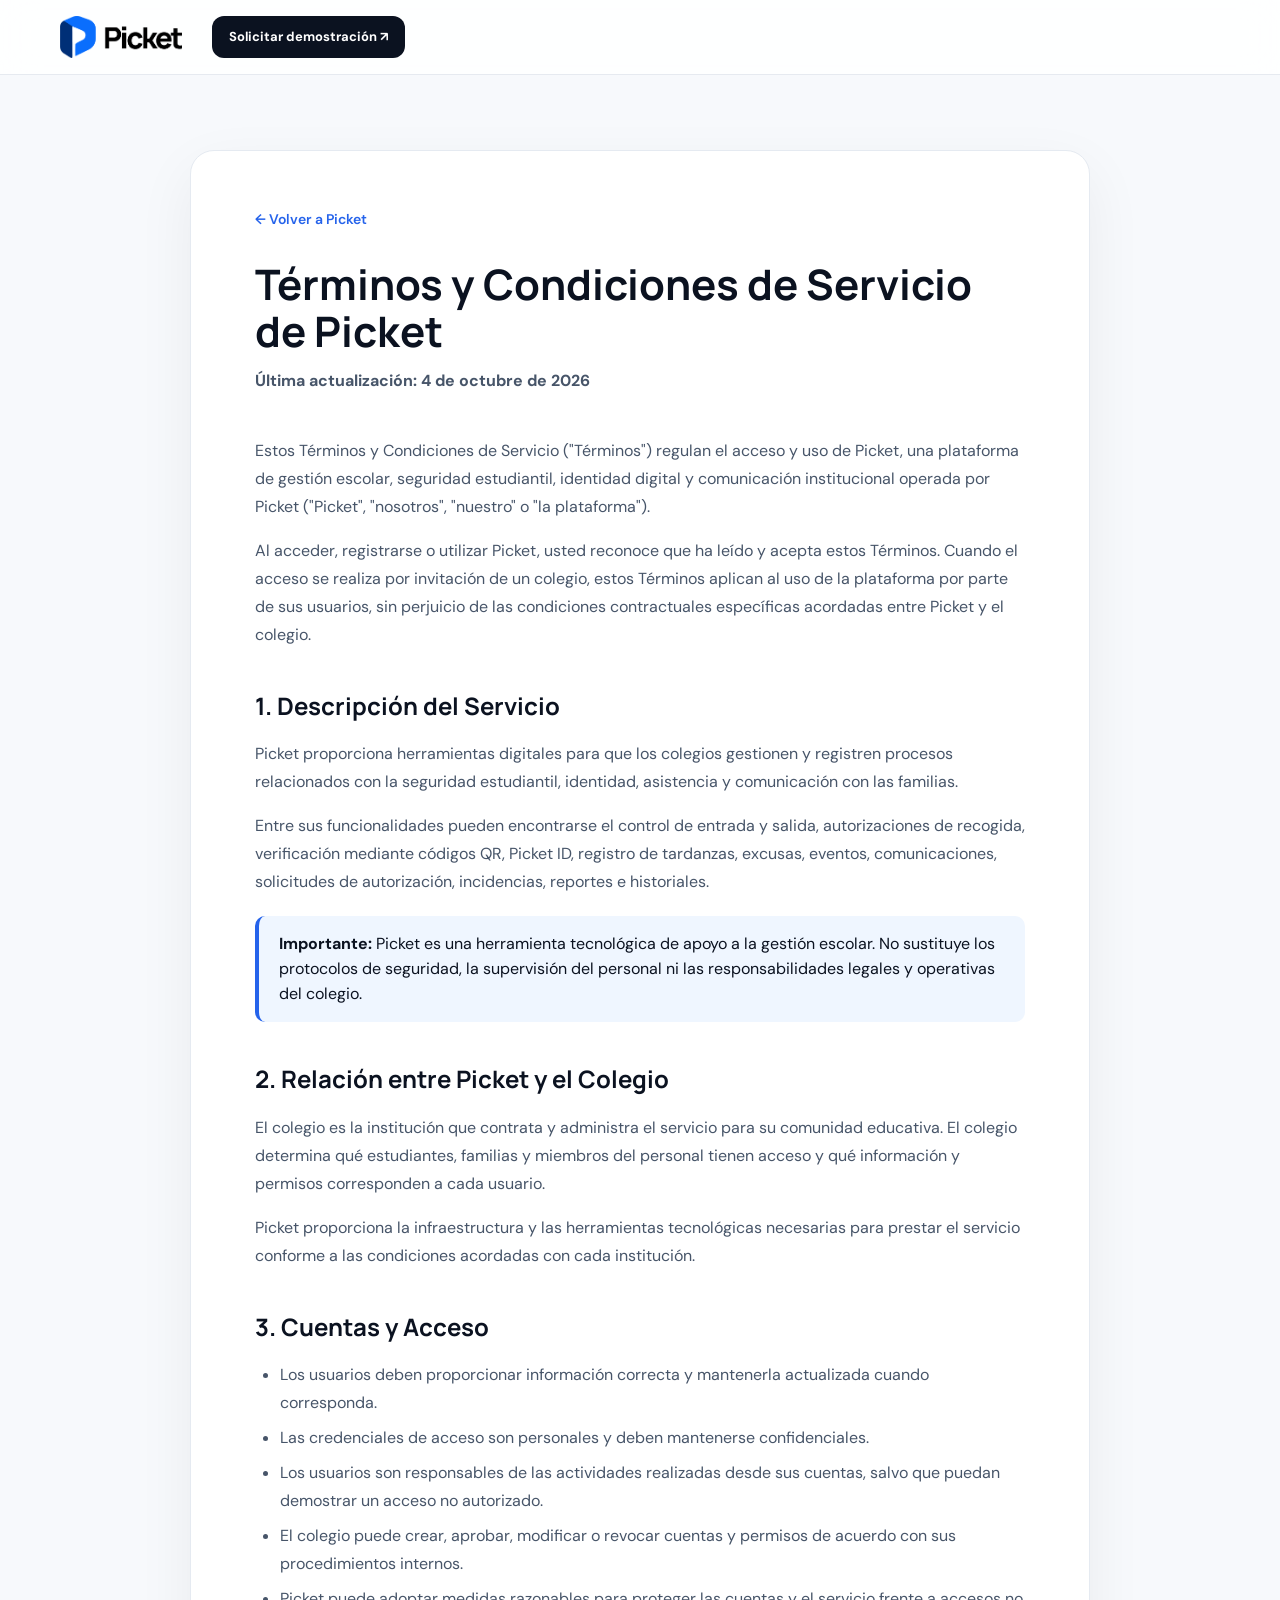
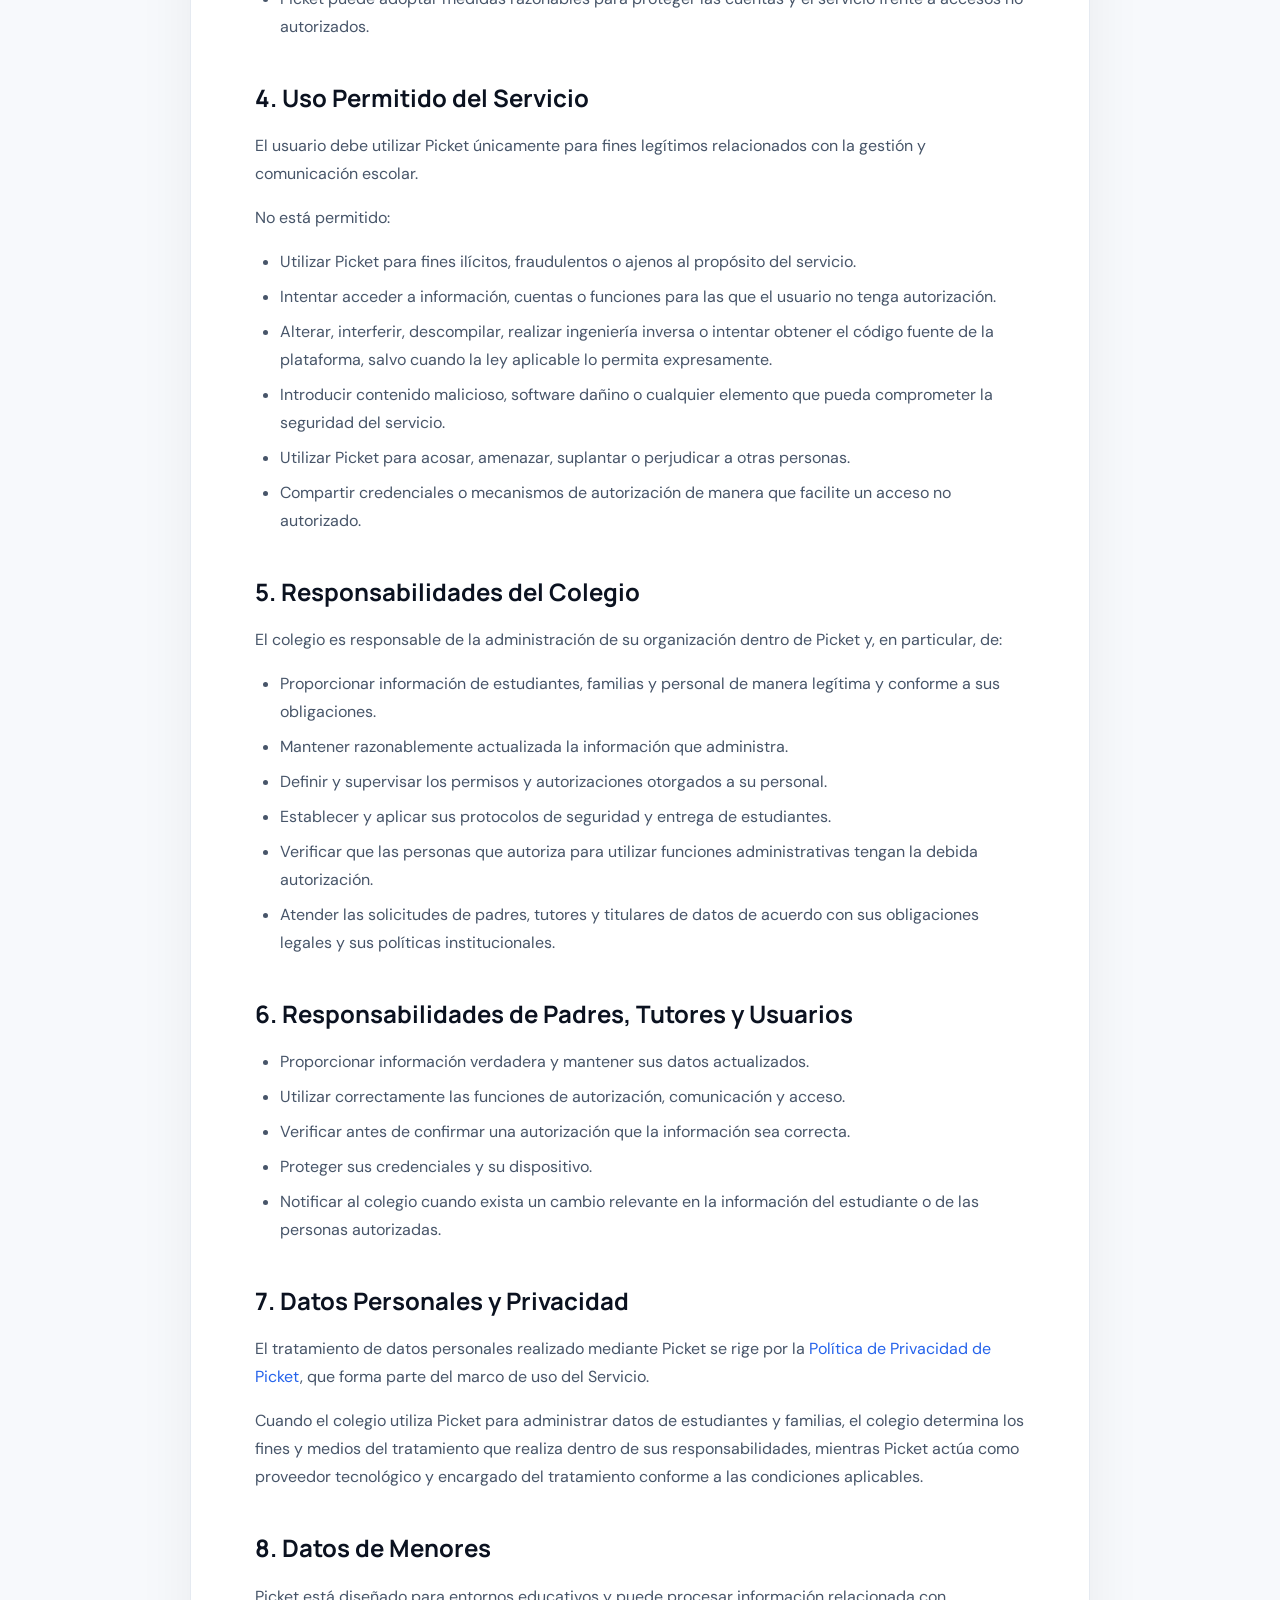
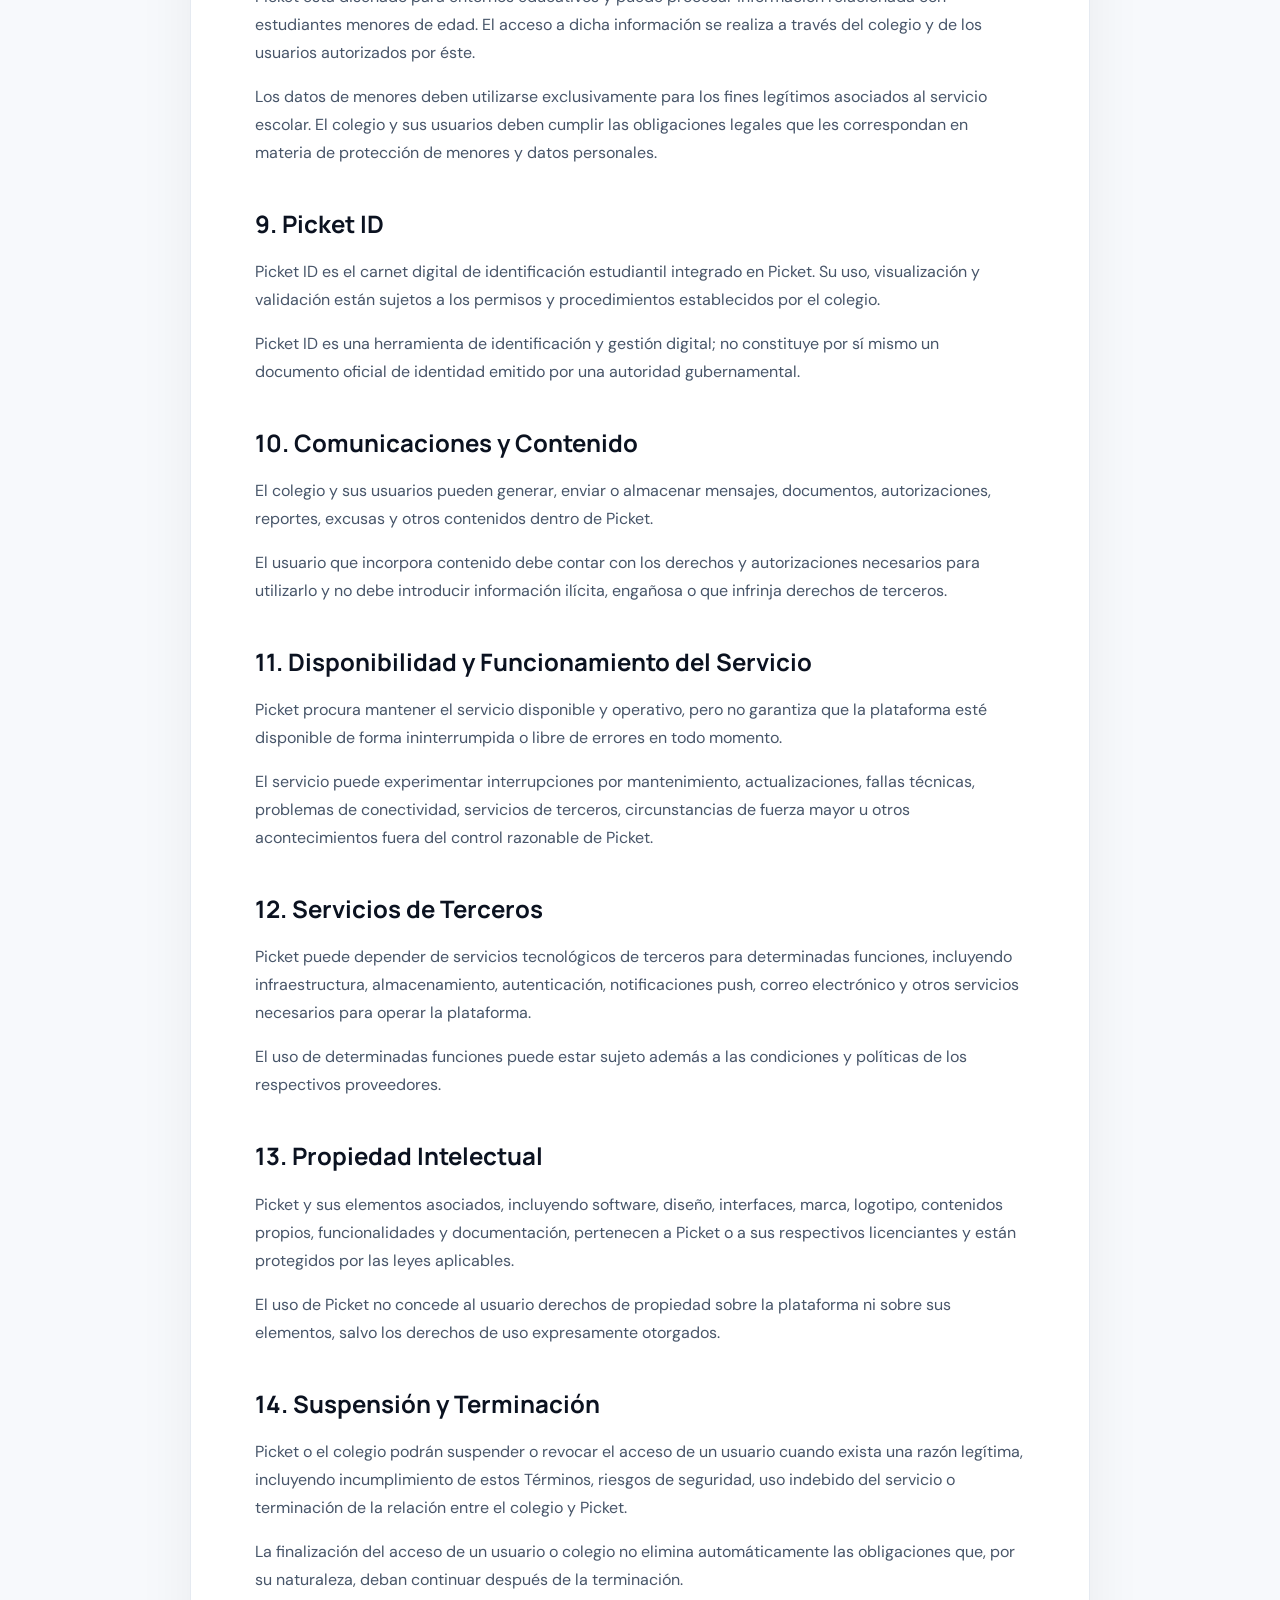
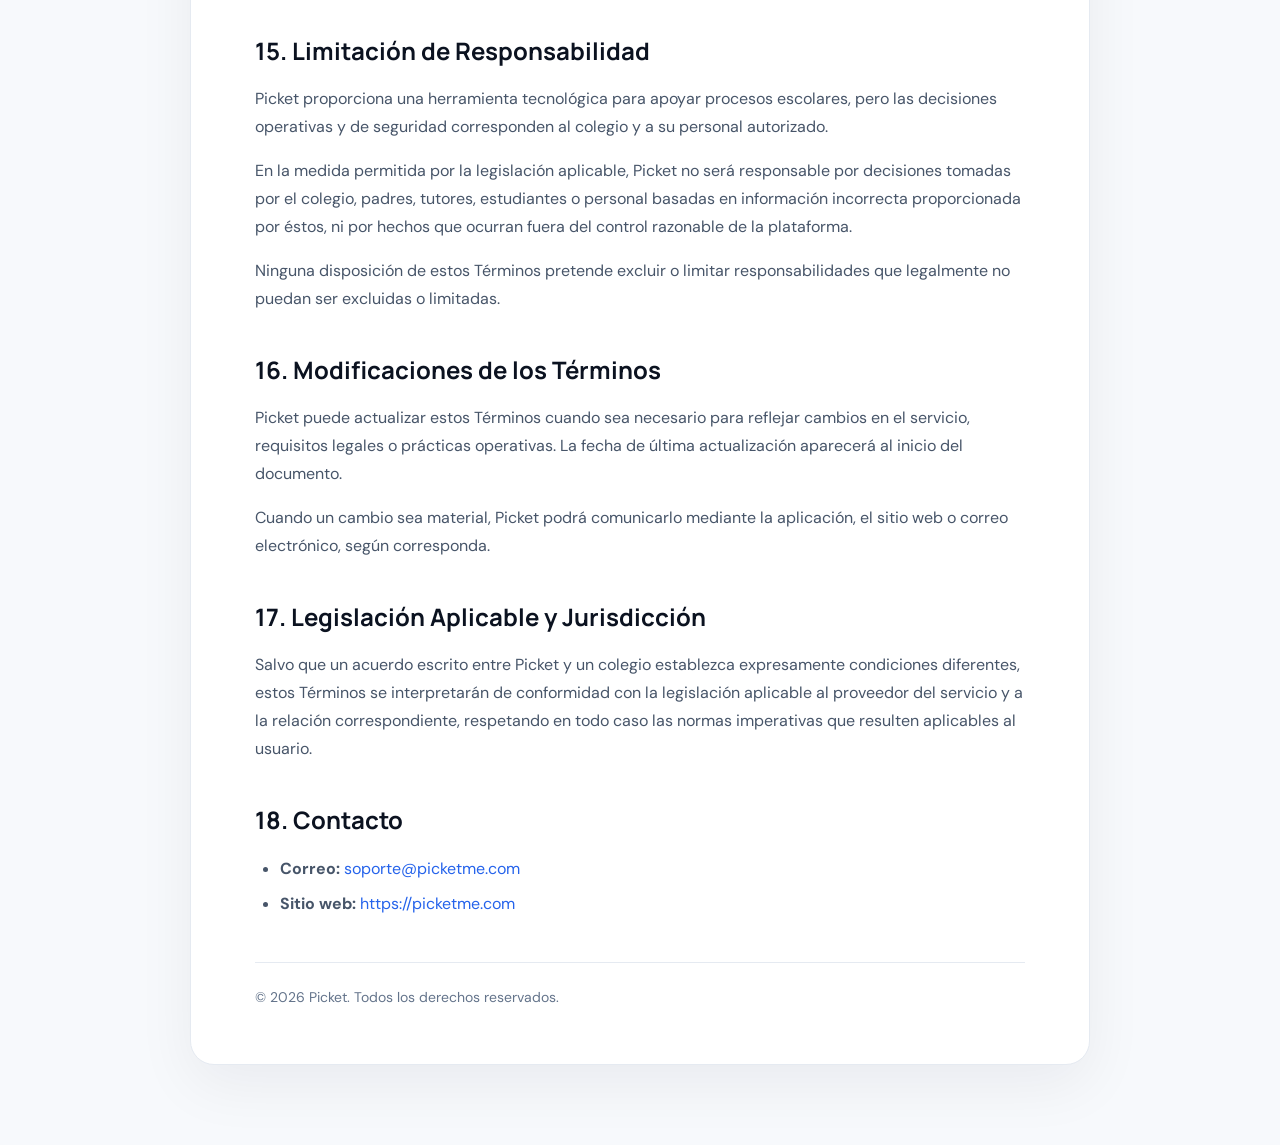
<file: terminos-y-condiciones.html>
<!doctype html><html lang="es"><head><meta charset="utf-8"><meta name="viewport" content="width=device-width,initial-scale=1"><meta name="theme-color" content="#0b1220"><meta name="description" content="Términos y Condiciones de Servicio de Picket."><title>Términos y Condiciones — Picket</title><link rel="icon" type="image/png" href="images/icon-picket.png"><link rel="apple-touch-icon" href="images/icon-picket.png"><link rel="preconnect" href="https://fonts.googleapis.com"><link rel="preconnect" href="https://fonts.gstatic.com" crossorigin><link href="https://fonts.googleapis.com/css2?family=DM+Sans:wght@400;500;600;700&family=Manrope:wght@600;700;800&display=swap" rel="stylesheet"><link rel="stylesheet" href="styles.css"><style>.privacy-page{background:#f7f9fc;min-height:100vh;padding:150px 20px 80px}.privacy-wrap{max-width:900px;margin:0 auto;background:#fff;border:1px solid #e5eaf1;border-radius:24px;padding:56px 64px;box-shadow:0 20px 60px rgba(11,18,32,.06)}.privacy-back{display:inline-flex;align-items:center;gap:8px;margin-bottom:30px;color:#2563eb;text-decoration:none;font-weight:600;font-size:14px}.privacy-wrap h1{font-family:Manrope,sans-serif;font-size:42px;line-height:1.12;margin:0 0 12px;color:#0b1220}.privacy-date{color:#64748b;margin:0 0 42px;font-size:15px}.privacy-wrap h2{font-family:Manrope,sans-serif;color:#0b1220;font-size:24px;margin:38px 0 14px}.privacy-wrap h3{font-family:Manrope,sans-serif;color:#172033;font-size:18px;margin:26px 0 10px}.privacy-wrap p,.privacy-wrap li{font-family:'DM Sans',sans-serif;color:#475569;font-size:16px;line-height:1.75}.privacy-wrap ul,.privacy-wrap ol{padding-left:25px}.privacy-wrap li{margin:7px 0}.privacy-wrap a{color:#2563eb}.privacy-note{background:#eff6ff;border-left:4px solid #2563eb;padding:16px 20px;border-radius:10px;margin:20px 0}.privacy-footer{margin-top:44px;padding-top:24px;border-top:1px solid #e5eaf1;color:#64748b;font-size:14px}@media(max-width:700px){.privacy-page{padding:110px 14px 50px}.privacy-wrap{padding:32px 24px;border-radius:18px}.privacy-wrap h1{font-size:32px}.privacy-wrap h2{font-size:21px}}</style></head><body><header class="nav"><div class="container nav-inner"><a class="brand" href="index.html#inicio"><img src="images/logo-picket.png" alt="Picket" class="brand-logo"></a><a class="nav-cta" href="index.html#contacto">Solicitar demostración <span>↗</span></a></div></header><main class="privacy-page"><article class="privacy-wrap"><a class="privacy-back" href="index.html">← Volver a Picket</a><h1>Términos y Condiciones de Servicio de Picket</h1><p class="privacy-date"><strong>Última actualización: 4 de octubre de 2026</strong></p><p>Estos Términos y Condiciones de Servicio ("Términos") regulan el acceso y uso de Picket, una plataforma de gestión escolar, seguridad estudiantil, identidad digital y comunicación institucional operada por Picket ("Picket", "nosotros", "nuestro" o "la plataforma").</p><p>Al acceder, registrarse o utilizar Picket, usted reconoce que ha leído y acepta estos Términos. Cuando el acceso se realiza por invitación de un colegio, estos Términos aplican al uso de la plataforma por parte de sus usuarios, sin perjuicio de las condiciones contractuales específicas acordadas entre Picket y el colegio.</p><h2>1. Descripción del Servicio</h2><p>Picket proporciona herramientas digitales para que los colegios gestionen y registren procesos relacionados con la seguridad estudiantil, identidad, asistencia y comunicación con las familias.</p><p>Entre sus funcionalidades pueden encontrarse el control de entrada y salida, autorizaciones de recogida, verificación mediante códigos QR, Picket ID, registro de tardanzas, excusas, eventos, comunicaciones, solicitudes de autorización, incidencias, reportes e historiales.</p><div class="privacy-note"><strong>Importante:</strong> Picket es una herramienta tecnológica de apoyo a la gestión escolar. No sustituye los protocolos de seguridad, la supervisión del personal ni las responsabilidades legales y operativas del colegio.</div><h2>2. Relación entre Picket y el Colegio</h2><p>El colegio es la institución que contrata y administra el servicio para su comunidad educativa. El colegio determina qué estudiantes, familias y miembros del personal tienen acceso y qué información y permisos corresponden a cada usuario.</p><p>Picket proporciona la infraestructura y las herramientas tecnológicas necesarias para prestar el servicio conforme a las condiciones acordadas con cada institución.</p><h2>3. Cuentas y Acceso</h2><ul><li>Los usuarios deben proporcionar información correcta y mantenerla actualizada cuando corresponda.</li><li>Las credenciales de acceso son personales y deben mantenerse confidenciales.</li><li>Los usuarios son responsables de las actividades realizadas desde sus cuentas, salvo que puedan demostrar un acceso no autorizado.</li><li>El colegio puede crear, aprobar, modificar o revocar cuentas y permisos de acuerdo con sus procedimientos internos.</li><li>Picket puede adoptar medidas razonables para proteger las cuentas y el servicio frente a accesos no autorizados.</li></ul><h2>4. Uso Permitido del Servicio</h2><p>El usuario debe utilizar Picket únicamente para fines legítimos relacionados con la gestión y comunicación escolar.</p><p>No está permitido:</p><ul><li>Utilizar Picket para fines ilícitos, fraudulentos o ajenos al propósito del servicio.</li><li>Intentar acceder a información, cuentas o funciones para las que el usuario no tenga autorización.</li><li>Alterar, interferir, descompilar, realizar ingeniería inversa o intentar obtener el código fuente de la plataforma, salvo cuando la ley aplicable lo permita expresamente.</li><li>Introducir contenido malicioso, software dañino o cualquier elemento que pueda comprometer la seguridad del servicio.</li><li>Utilizar Picket para acosar, amenazar, suplantar o perjudicar a otras personas.</li><li>Compartir credenciales o mecanismos de autorización de manera que facilite un acceso no autorizado.</li></ul><h2>5. Responsabilidades del Colegio</h2><p>El colegio es responsable de la administración de su organización dentro de Picket y, en particular, de:</p><ul><li>Proporcionar información de estudiantes, familias y personal de manera legítima y conforme a sus obligaciones.</li><li>Mantener razonablemente actualizada la información que administra.</li><li>Definir y supervisar los permisos y autorizaciones otorgados a su personal.</li><li>Establecer y aplicar sus protocolos de seguridad y entrega de estudiantes.</li><li>Verificar que las personas que autoriza para utilizar funciones administrativas tengan la debida autorización.</li><li>Atender las solicitudes de padres, tutores y titulares de datos de acuerdo con sus obligaciones legales y sus políticas institucionales.</li></ul><h2>6. Responsabilidades de Padres, Tutores y Usuarios</h2><ul><li>Proporcionar información verdadera y mantener sus datos actualizados.</li><li>Utilizar correctamente las funciones de autorización, comunicación y acceso.</li><li>Verificar antes de confirmar una autorización que la información sea correcta.</li><li>Proteger sus credenciales y su dispositivo.</li><li>Notificar al colegio cuando exista un cambio relevante en la información del estudiante o de las personas autorizadas.</li></ul><h2>7. Datos Personales y Privacidad</h2><p>El tratamiento de datos personales realizado mediante Picket se rige por la <a href="politica-privacidad.html">Política de Privacidad de Picket</a>, que forma parte del marco de uso del Servicio.</p><p>Cuando el colegio utiliza Picket para administrar datos de estudiantes y familias, el colegio determina los fines y medios del tratamiento que realiza dentro de sus responsabilidades, mientras Picket actúa como proveedor tecnológico y encargado del tratamiento conforme a las condiciones aplicables.</p><h2>8. Datos de Menores</h2><p>Picket está diseñado para entornos educativos y puede procesar información relacionada con estudiantes menores de edad. El acceso a dicha información se realiza a través del colegio y de los usuarios autorizados por éste.</p><p>Los datos de menores deben utilizarse exclusivamente para los fines legítimos asociados al servicio escolar. El colegio y sus usuarios deben cumplir las obligaciones legales que les correspondan en materia de protección de menores y datos personales.</p><h2>9. Picket ID</h2><p>Picket ID es el carnet digital de identificación estudiantil integrado en Picket. Su uso, visualización y validación están sujetos a los permisos y procedimientos establecidos por el colegio.</p><p>Picket ID es una herramienta de identificación y gestión digital; no constituye por sí mismo un documento oficial de identidad emitido por una autoridad gubernamental.</p><h2>10. Comunicaciones y Contenido</h2><p>El colegio y sus usuarios pueden generar, enviar o almacenar mensajes, documentos, autorizaciones, reportes, excusas y otros contenidos dentro de Picket.</p><p>El usuario que incorpora contenido debe contar con los derechos y autorizaciones necesarios para utilizarlo y no debe introducir información ilícita, engañosa o que infrinja derechos de terceros.</p><h2>11. Disponibilidad y Funcionamiento del Servicio</h2><p>Picket procura mantener el servicio disponible y operativo, pero no garantiza que la plataforma esté disponible de forma ininterrumpida o libre de errores en todo momento.</p><p>El servicio puede experimentar interrupciones por mantenimiento, actualizaciones, fallas técnicas, problemas de conectividad, servicios de terceros, circunstancias de fuerza mayor u otros acontecimientos fuera del control razonable de Picket.</p><h2>12. Servicios de Terceros</h2><p>Picket puede depender de servicios tecnológicos de terceros para determinadas funciones, incluyendo infraestructura, almacenamiento, autenticación, notificaciones push, correo electrónico y otros servicios necesarios para operar la plataforma.</p><p>El uso de determinadas funciones puede estar sujeto además a las condiciones y políticas de los respectivos proveedores.</p><h2>13. Propiedad Intelectual</h2><p>Picket y sus elementos asociados, incluyendo software, diseño, interfaces, marca, logotipo, contenidos propios, funcionalidades y documentación, pertenecen a Picket o a sus respectivos licenciantes y están protegidos por las leyes aplicables.</p><p>El uso de Picket no concede al usuario derechos de propiedad sobre la plataforma ni sobre sus elementos, salvo los derechos de uso expresamente otorgados.</p><h2>14. Suspensión y Terminación</h2><p>Picket o el colegio podrán suspender o revocar el acceso de un usuario cuando exista una razón legítima, incluyendo incumplimiento de estos Términos, riesgos de seguridad, uso indebido del servicio o terminación de la relación entre el colegio y Picket.</p><p>La finalización del acceso de un usuario o colegio no elimina automáticamente las obligaciones que, por su naturaleza, deban continuar después de la terminación.</p><h2>15. Limitación de Responsabilidad</h2><p>Picket proporciona una herramienta tecnológica para apoyar procesos escolares, pero las decisiones operativas y de seguridad corresponden al colegio y a su personal autorizado.</p><p>En la medida permitida por la legislación aplicable, Picket no será responsable por decisiones tomadas por el colegio, padres, tutores, estudiantes o personal basadas en información incorrecta proporcionada por éstos, ni por hechos que ocurran fuera del control razonable de la plataforma.</p><p>Ninguna disposición de estos Términos pretende excluir o limitar responsabilidades que legalmente no puedan ser excluidas o limitadas.</p><h2>16. Modificaciones de los Términos</h2><p>Picket puede actualizar estos Términos cuando sea necesario para reflejar cambios en el servicio, requisitos legales o prácticas operativas. La fecha de última actualización aparecerá al inicio del documento.</p><p>Cuando un cambio sea material, Picket podrá comunicarlo mediante la aplicación, el sitio web o correo electrónico, según corresponda.</p><h2>17. Legislación Aplicable y Jurisdicción</h2><p>Salvo que un acuerdo escrito entre Picket y un colegio establezca expresamente condiciones diferentes, estos Términos se interpretarán de conformidad con la legislación aplicable al proveedor del servicio y a la relación correspondiente, respetando en todo caso las normas imperativas que resulten aplicables al usuario.</p><h2>18. Contacto</h2><ul><li><strong>Correo:</strong> <a href="mailto:soporte@picketme.com">soporte@picketme.com</a></li><li><strong>Sitio web:</strong> <a href="https://picketme.com">https://picketme.com</a></li></ul><div class="privacy-footer">© 2026 Picket. Todos los derechos reservados.</div></article></main></body></html>
</file>
<file: styles.css>
:root{--ink:#0b1220;--muted:#667085;--line:#e6eaf0;--bg:#f7f9fc;--blue:#2563eb;--green:#10b981;--purple:#7c3aed;--orange:#f59e0b;--pink:#ec4899;--cyan:#06b6d4}*{box-sizing:border-box}html{scroll-behavior:smooth}body{margin:0;color:var(--ink);background:#fff;font-family:"DM Sans",sans-serif;line-height:1.55}h1,h2,h3,.brand{font-family:Manrope,sans-serif}a{text-decoration:none;color:inherit}.container{width:min(1160px,calc(100% - 40px));margin:auto}.nav{position:fixed;z-index:20;top:0;left:0;right:0;background:#ffffffdd;backdrop-filter:blur(18px);border-bottom:1px solid #e6eaf0}.nav-inner{height:74px;display:flex;align-items:center;gap:30px}.brand{display:flex;align-items:center;gap:10px;font-weight:800;font-size:23px;letter-spacing:-.04em}.brand-mark{width:30px;height:30px;border-radius:9px;background:var(--ink);display:flex;align-items:center;justify-content:center;gap:3px;transform:rotate(-7deg)}.brand-mark i{width:3px;border-radius:4px;background:white;display:block}.brand-mark i:nth-child(1){height:10px}.brand-mark i:nth-child(2){height:17px}.brand-mark i:nth-child(3){height:13px}.desktop-nav{display:flex;gap:30px;margin-left:auto}.desktop-nav a{font-size:14px;color:#475467;font-weight:600}.desktop-nav a:hover{color:var(--blue)}.nav-cta{background:var(--ink);color:white;border-radius:12px;padding:11px 17px;font-size:13px;font-weight:700}.menu-btn,.mobile-nav{display:none}.hero{position:relative;overflow:hidden;min-height:760px;background:var(--bg);padding:150px 0 90px}.hero-glow{position:absolute;width:700px;height:700px;right:-250px;top:-160px;border-radius:50%;background:radial-gradient(circle,rgba(37,99,235,.13),transparent 67%)}.hero-grid{display:grid;grid-template-columns:1.03fr .97fr;align-items:center;gap:55px;position:relative}.eyebrow{display:inline-flex;align-items:center;gap:8px;background:#eef4ff;border:1px solid #dbe7ff;padding:8px 12px;border-radius:999px;margin-bottom:22px;font-size:11px;font-weight:800;color:var(--blue)}.eyebrow i{width:7px;height:7px;border-radius:50%;background:var(--green);box-shadow:0 0 0 4px #10b9811f}.hero h1{font-size:clamp(50px,6vw,78px);line-height:1.02;letter-spacing:-.065em;margin:0 0 24px}.hero h1 em{font-style:normal;color:var(--blue)}.hero-lead{font-size:18px;color:var(--muted);max-width:600px;margin:0 0 30px}.hero-actions{display:flex;gap:12px}.btn{display:inline-flex;align-items:center;justify-content:center;gap:12px;border:0;cursor:pointer;font:700 14px "DM Sans";padding:14px 19px;border-radius:13px;transition:.2s}.btn:hover{transform:translateY(-2px)}.btn-primary{background:var(--blue);color:#fff;box-shadow:0 10px 24px #2563eb33}.btn-ghost{color:var(--ink);border:1px solid var(--line);background:#fff}.hero-proof{display:flex;align-items:center;gap:20px;margin-top:55px}.hero-proof div{display:flex;flex-direction:column}.hero-proof strong{font:800 21px Manrope}.hero-proof span{font-size:10px;color:#98a2b3;text-transform:uppercase;letter-spacing:.07em}.hero-proof>b{height:28px;width:1px;background:#dfe4ea}.hero-visual{height:500px;position:relative;display:flex;align-items:center;justify-content:center}.orbit{position:absolute;border:1px solid #2563eb24;border-radius:50%;width:420px;height:420px}.orbit.o2{width:570px;height:570px;border-color:#10b98119}.phone{position:relative;width:292px;height:520px;background:#fff;border:8px solid var(--ink);border-radius:42px;box-shadow:0 35px 80px #0b122038;padding:18px;z-index:2;overflow:hidden}.phone:before{content:"";position:absolute;top:0;left:50%;transform:translateX(-50%);width:95px;height:23px;background:var(--ink);border-radius:0 0 17px 17px}.phone-top{display:flex;justify-content:space-between;margin-top:9px;font-size:9px;color:#667085}.phone-top small{font-weight:800;color:var(--ink);font-size:11px}.student-photo{height:145px;border-radius:20px;background:linear-gradient(135deg,#dbeafe,#eff6ff);margin-top:18px;display:flex;align-items:center;justify-content:center;position:relative}.avatar{width:82px;height:82px;border-radius:50%;background:#bfdbfe;display:grid;place-items:center;font:800 29px Manrope;color:#1d4ed8}.student-photo span{position:absolute;bottom:9px;background:#ecfdf5;color:#047857;border:1px solid #a7f3d0;border-radius:999px;padding:5px 8px;font-size:8px;font-weight:700}.student-name{font:800 16px Manrope;margin-top:13px}.student-meta{font-size:10px;color:#667085}.id-card{display:flex;justify-content:space-between;align-items:center;background:#f7f9fc;border:1px solid #edf0f5;border-radius:13px;margin-top:13px;padding:9px 11px}.id-card span,.id-card strong{display:block}.id-card span{font-size:7px;text-transform:uppercase;color:#98a2b3}.id-card strong{font-size:9px}.id-card>b{font-size:25px}.pickup{margin-top:11px;border-top:1px solid #eef0f3;padding-top:10px}.pickup>div:first-child{display:flex;justify-content:space-between;font-size:8px;color:#667085}.pickup>div:first-child strong{color:var(--blue)}.person{display:flex;align-items:center;gap:7px;margin-top:7px}.person>i{width:28px;height:28px;border-radius:9px;background:#e0e7ff;color:#4338ca;display:grid;place-items:center;font-size:8px;font-weight:800;font-style:normal}.person div{flex:1}.person b,.person small{display:block}.person b{font-size:8px}.person small{font-size:7px;color:#98a2b3}.person em{color:var(--green);font-weight:800}.phone>button{border:0;background:var(--ink);color:#fff;border-radius:10px;padding:9px;width:100%;font:700 9px "DM Sans";margin-top:12px}.phone>button span{float:right}.float-card{position:absolute;z-index:3;background:#fffffff5;border:1px solid #e9edf3;border-radius:14px;box-shadow:0 18px 40px #0b12201c;padding:11px 13px;display:flex;align-items:center;gap:9px;min-width:205px}.float-card.a{right:0;top:78px}.float-card.b{left:0;bottom:83px}.float-card>i{width:27px;height:27px;border-radius:9px;display:grid;place-items:center;font-style:normal;font-weight:800;background:#ecfdf5;color:#059669}.float-card.b>i{background:#eff6ff;color:#2563eb}.float-card b,.float-card small{display:block}.float-card b{font-size:10px}.float-card small{font-size:8px;color:#98a2b3}.scroll-cue{position:absolute;bottom:20px;left:50%;transform:translateX(-50%);font-size:10px;color:#98a2b3;letter-spacing:.08em;text-transform:uppercase}.scroll-cue:first-letter{color:var(--blue)}.statement{padding:115px 0}.narrow{max-width:850px}.section-label{font-size:11px;letter-spacing:.13em;font-weight:800;color:var(--blue)}.statement h2,.section-head h2,.family h2,.contact h2{font:800 43px/1.15 Manrope;letter-spacing:-.05em;margin:14px 0}.statement h2 span,.section-head h2 span,.family h2 span,.investment h2 span,.benefits h2 span{color:var(--blue)}.statement p,.section-head p,.family-copy>p,.contact-copy>p{color:var(--muted);font-size:16px}.how{padding:115px 0;background:var(--bg);border-top:1px solid #eef1f5}.flow{display:grid;grid-template-columns:repeat(4,1fr);gap:24px;margin-top:60px;position:relative}.flow-line{position:absolute;left:9%;right:9%;top:43px;height:1px;background:#dfe5ee}.flow-step{background:#fff;border:1px solid var(--line);border-radius:20px;padding:25px 23px;min-height:235px;position:relative}.flow-step small{font-size:9px;font-weight:800;color:#98a2b3;letter-spacing:.1em}.flow-step i{display:grid;place-items:center;width:38px;height:38px;border-radius:12px;background:#eef4ff;color:var(--blue);margin:24px 0 18px;font-style:normal;font-weight:800}.flow-step:nth-of-type(3) i{background:#ecfdf5;color:#059669}.flow-step:nth-of-type(4) i{background:#f5f3ff;color:#7c3aed}.flow-step h3{font-size:16px;margin:0 0 8px}.flow-step p{font-size:12px;color:#667085;margin:0}.features{padding:115px 0}.centered{text-align:center}.feature-grid{display:grid;grid-template-columns:repeat(3,1fr);grid-auto-rows:330px;gap:17px;margin-top:60px}.feature{border:1px solid var(--line);border-radius:22px;padding:25px;background:#fff;min-height:300px;position:relative;overflow:hidden;transition:.25s}.feature:hover{transform:translateY(-4px);box-shadow:0 18px 45px #0b12200c}.feature-icon{width:42px;height:42px;border-radius:13px;display:grid;place-items:center;font-weight:800;margin-bottom:22px}.feature-icon.blue{background:#eaf1ff;color:#2563eb}.feature-icon.green{background:#eafaf5;color:#059669}.feature-icon.purple{background:#f3efff;color:#7c3aed}.feature-icon.orange{background:#fff7e8;color:#d97706}.feature-icon.pink{background:#fff0f7;color:#db2777}.feature-icon.cyan{background:#e9fbff;color:#0891b2}.feature>small{font-size:9px;font-weight:800;letter-spacing:.11em;color:#98a2b3}.feature h3{font:800 22px Manrope;letter-spacing:-.03em;margin:7px 0 10px}.feature p{font-size:13px;color:#667085;margin:0;line-height:1.65}.id-visual{position:absolute;bottom:-38px;right:-20px;transform:rotate(-6deg)}.id-visual>div{width:210px;height:255px;border-radius:20px;background:linear-gradient(150deg,#1e40af,#2563eb);padding:18px;box-shadow:0 25px 50px #0004;display:flex;flex-direction:column}.id-visual b{font:800 9px Manrope;letter-spacing:.12em}.id-visual span{width:70px;height:70px;border-radius:50%;background:#bfdbfe;margin:30px auto 14px}.id-visual strong{font-size:10px}.id-visual small{font-size:7px;color:#bcd0ff}.id-visual em{font-size:28px;text-align:right;margin-top:auto;font-style:normal}.tiny,.permission{position:absolute;bottom:22px;left:25px;right:25px;background:#f8fafc;border:1px solid #eef1f5;border-radius:14px;padding:10px}.tiny{display:flex;align-items:center;gap:9px}.tiny>i{width:26px;height:26px;border-radius:8px;background:#ecfdf5;color:#059669;display:grid;place-items:center;font-style:normal}.tiny b,.tiny small,.permission small,.permission b,.permission span{display:block}.tiny b,.permission b{font-size:8px}.tiny small,.permission small,.permission span{font-size:7px;color:#98a2b3}.permission b{margin-top:2px}.family{padding:120px 0;background:var(--bg)}.family-grid{display:grid;grid-template-columns:1fr 1fr;gap:90px;align-items:center}.family ul{list-style:none;padding:0;margin:28px 0;display:grid;gap:12px}.family li{font-size:13px;font-weight:600}.family-panel{background:var(--ink);border-radius:28px;padding:25px;box-shadow:0 30px 70px #0b12202e;min-height:390px}.notification{display:flex;align-items:center;gap:10px;background:#fff;border-radius:14px;padding:12px;margin-bottom:10px}.notification>i{width:30px;height:30px;border-radius:10px;background:#ecfdf5;color:#059669;display:grid;place-items:center;font-style:normal;font-weight:800}.notification:nth-child(2)>i{background:#eef4ff;color:#2563eb}.notification div{flex:1}.notification b,.notification small{display:block}.notification b{font-size:9px}.notification small{font-size:7px;color:#98a2b3}.notification em{font-style:normal;font-size:7px;color:#98a2b3}.family-card{margin-top:30px;border:1px solid #2d384b;border-radius:18px;padding:16px;color:#fff}.family-card>div{display:flex;justify-content:space-between;font-size:8px;color:#aab4c4}.family-card>div b{color:#34d399}.family-card section{display:flex;align-items:center;gap:10px;margin-top:18px}.family-card section>i{width:47px;height:47px;border-radius:14px;background:#bfdbfe;color:#1d4ed8;display:grid;place-items:center;font:800 18px Manrope;font-style:normal}.family-card section b,.family-card section small{display:block}.family-card section b{font-size:11px}.family-card section small{font-size:8px;color:#98a2b3}.family-card section>strong{margin-left:auto;font-size:35px}.benefits{padding:110px 0}.benefit-grid{display:grid;grid-template-columns:repeat(3,1fr);gap:1px;background:var(--line);margin-top:55px;border:1px solid var(--line);border-radius:20px;overflow:hidden}.benefit-grid article{background:#fff;padding:35px;min-height:210px}.benefit-grid small{font-size:10px;font-weight:800;color:var(--blue)}.benefit-grid h3{font-size:20px;margin:22px 0 8px}.benefit-grid p{font-size:13px;color:#667085;max-width:280px}.investment{padding:115px 0;background:var(--bg)}.investment-box{background:var(--ink);border-radius:30px;padding:65px;display:grid;grid-template-columns:1fr 1fr;gap:80px;color:#fff;position:relative;overflow:hidden}.investment-box:after{content:"";position:absolute;width:450px;height:450px;border-radius:50%;right:-180px;top:-170px;background:radial-gradient(circle,#2563eb80,transparent 65%)}.investment h2{font:800 50px/1.05 Manrope;letter-spacing:-.055em;margin:14px 0 20px}.investment-copy>p{color:#aab4c4;font-size:14px}.price{display:flex;align-items:center;gap:18px;margin:35px 0 8px}.price strong{font:800 55px Manrope;letter-spacing:-.055em}.price span{font-size:12px;color:#aab4c4;line-height:1.35}.investment-box>div:first-child>small{font-size:10px;color:#d5dbe5}.investment-list{position:relative;z-index:2}.investment-list h3{font-size:18px}.investment-list p{border-bottom:1px solid #2b3648;padding:11px 0;margin:0;font-size:12px;color:#e5e9ef}.investment-list p::first-letter{color:#34d399}.btn-white{background:#fff;color:var(--ink);margin-top:18px}.contact{padding:115px 0}.contact-grid{display:grid;grid-template-columns:1fr 1fr;gap:90px}.contact h2{font-size:43px}.contact-detail{display:flex;gap:12px;align-items:center;margin-top:35px}.contact-detail>i{width:40px;height:40px;border-radius:12px;background:#eef4ff;color:var(--blue);display:grid;place-items:center;font-style:normal}.contact-detail small,.contact-detail b{display:block}.contact-detail small{font-size:9px;color:#98a2b3}.contact-detail b{font-size:12px}.contact-form{border:1px solid var(--line);border-radius:22px;padding:27px;background:#fff;box-shadow:0 18px 45px #0b12200d;display:grid;gap:14px}.contact-form label{font-size:10px;font-weight:800;color:#344054}.contact-form input,.contact-form textarea{display:block;width:100%;margin-top:6px;border:1px solid #dfe4ea;border-radius:10px;padding:11px 12px;font:13px "DM Sans";outline:none;resize:vertical}.contact-form input:focus,.contact-form textarea:focus{border-color:#93b4ff;box-shadow:0 0 0 3px #eef4ff}.contact-form>p{font-size:9px;color:#98a2b3;margin:0;text-align:center} .contact-form .cf-turnstile{margin:2px 0 2px;min-height:65px}.contact-closing{margin-top:32px;max-width:620px}.contact-closing-lead{font:800 24px/1.25 Manrope;color:var(--ink);letter-spacing:-.035em;margin:0 0 14px}.contact-closing>p:not(.contact-closing-lead){font-size:16px;color:var(--muted);line-height:1.65;margin:0}.contact-closing-lead::after{content:"";display:block;width:42px;height:3px;background:var(--blue);border-radius:999px;margin-top:18px}.contact-closing-lead + p{margin-top:22px!important}@media(max-width:900px){.contact-closing{margin-top:25px}.contact-closing-lead{font-size:22px}.contact-closing>p:not(.contact-closing-lead){font-size:15px}}
footer{background:#070d18;color:#9ba7b8;padding:28px 0}.footer-inner{display:flex;align-items:center;justify-content:space-between;gap:20px}.footer-inner .brand{color:#fff}.footer-inner p,.footer-inner>span{font-size:10px;margin:0}.reveal{opacity:0;transform:translateY(20px);transition:.7s ease}.reveal.visible{opacity:1;transform:none}.d1{transition-delay:.08s}.d2{transition-delay:.16s}.d3{transition-delay:.24s}
@media(max-width:900px){.desktop-nav,.nav-cta{display:none}.menu-btn{display:block;margin-left:auto;background:none;border:0;font-size:24px;color:var(--ink);cursor:pointer}.mobile-nav{padding:14px 20px 20px;border-top:1px solid var(--line);background:#fff}.mobile-nav.open{display:grid;gap:4px}.mobile-nav a{padding:10px 0;font-size:14px;font-weight:700}.hero{padding-top:125px}.hero-grid{grid-template-columns:1fr}.hero-copy{text-align:center}.hero-lead{margin-left:auto;margin-right:auto}.hero-actions,.hero-proof{justify-content:center}.hero-visual{margin-top:20px}.flow,.feature-grid{grid-template-columns:1fr 1fr;grid-auto-rows:330px}.flow-line{display:none}.family-grid,.contact-grid,.investment-box{grid-template-columns:1fr;gap:45px}.benefit-grid{grid-template-columns:1fr}}
@media(max-width:600px){.container{width:calc(100% - 28px)}.hero{padding-top:112px}.hero h1{font-size:48px}.hero-lead{font-size:16px}.hero-actions{flex-direction:column}.hero-proof{gap:11px;margin-top:40px}.hero-proof strong{font-size:17px}.hero-visual{height:470px;transform:scale(.88);margin:-5px -25px}.float-card.a{right:-7px}.float-card.b{left:-7px}.statement,.how,.features,.family,.benefits,.investment,.contact{padding:80px 0}.statement h2,.section-head h2,.family h2,.contact h2{font-size:32px}.flow,.feature-grid{grid-template-columns:1fr;grid-auto-rows:330px}.investment-box{padding:35px 25px;border-radius:24px}.investment h2{font-size:40px}.price strong{font-size:43px}.footer-inner{flex-direction:column;text-align:center}}

/* Visual storytelling with supplied Picket photography */
.hero-photo-wrap{height:560px;border-radius:34px;overflow:visible;position:relative;display:block;box-shadow:0 35px 90px #0b12202a}
.hero-photo{width:100%;height:100%;display:block;object-fit:cover;object-position:center;border-radius:34px;box-shadow:inset 0 0 0 1px #ffffff33}
.hero-photo-overlay{position:absolute;inset:0;border-radius:34px;background:linear-gradient(180deg,#0b122000 45%,#0b12206b 100%)}
.hero-badge{position:absolute;z-index:3;display:flex;align-items:center;gap:10px;background:#fffffff2;border:1px solid #ffffffaa;border-radius:16px;padding:11px 14px;box-shadow:0 18px 45px #0b12202a;backdrop-filter:blur(10px)}
.hero-badge i{width:31px;height:31px;border-radius:10px;display:grid;place-items:center;background:#ecfdf5;color:#059669;font-style:normal;font-weight:800}
.hero-badge b,.hero-badge small{display:block}.hero-badge b{font-size:10px}.hero-badge small{font-size:8px;color:#667085;margin-top:2px}.hero-badge-top{right:-22px;top:55px}.hero-badge-bottom{left:-22px;bottom:55px}.hero-badge-bottom i{background:#eef4ff;color:#2563eb}
.solution-feature{display:grid;grid-template-columns:1fr 1.05fr;gap:55px;align-items:center;margin-top:55px}.solution-image{position:relative;border-radius:26px;overflow:hidden;min-height:500px;box-shadow:0 28px 70px #0b12201f}.solution-image img{width:100%;height:500px;display:block;object-fit:cover;object-position:center}.solution-image>span{position:absolute;left:18px;bottom:18px;background:#0b1220e8;color:#fff;padding:9px 12px;border-radius:10px;font-size:9px;font-weight:800;letter-spacing:.06em;text-transform:uppercase}.solution-copy>h3{font:800 30px/1.15 Manrope;letter-spacing:-.04em;margin:12px 0}.solution-copy>p{font-size:14px;color:var(--muted);max-width:560px}.flow-compact{grid-template-columns:repeat(2,1fr);gap:12px;margin-top:28px}.flow-compact .flow-line{display:none}.flow-compact .flow-step{min-height:170px;padding:18px}.flow-compact .flow-step i{margin:14px 0 12px;width:34px;height:34px}.flow-compact .flow-step h3{font-size:14px}.flow-compact .flow-step p{font-size:11px}.security-story{padding:110px 0;background:#fff}.security-grid{display:grid;grid-template-columns:.85fr 1.15fr;gap:70px;align-items:center}.security-copy h2{font:800 43px/1.15 Manrope;letter-spacing:-.05em;margin:14px 0}.security-copy h2 span{color:var(--blue)}.security-copy>p{color:var(--muted);font-size:16px}.security-points{display:grid;gap:12px;margin-top:28px}.security-points div{display:flex;align-items:center;gap:11px;font-size:13px;font-weight:700}.security-points b{width:28px;height:28px;border-radius:9px;background:#ecfdf5;color:#059669;display:grid;place-items:center}.security-image,.family-image,.investment-visual{position:relative;overflow:hidden;border-radius:28px}.security-image img{width:100%;height:500px;display:block;object-fit:cover;object-position:center}.image-caption{position:absolute;left:18px;right:18px;bottom:18px;background:#0b1220e8;color:#fff;border-radius:14px;padding:12px 14px;backdrop-filter:blur(8px)}.image-caption b,.image-caption span{display:block}.image-caption b{font-size:11px}.image-caption span{font-size:8px;color:#c8d0dc;margin-top:2px}.image-caption.light{background:#ffffffed;color:var(--ink)}.image-caption.light span{color:#667085}.family{padding:120px 0;background:var(--bg)}.family-grid{grid-template-columns:1.05fr .95fr}.family-image{min-height:610px;box-shadow:0 30px 70px #0b12201f}.family-image img{width:100%;height:610px;display:block;object-fit:cover;object-position:center}.family-copy .family-panel{margin-top:25px;min-height:auto;padding:18px;border-radius:20px}.family-copy .notification{margin-bottom:8px}.family-copy .notification:last-child{margin-bottom:0}.investment-box{grid-template-columns:.95fr 1.05fr}.investment-visual{min-height:560px;z-index:2}.investment-visual img{width:100%;height:560px;display:block;object-fit:cover;object-position:center}.investment-content{position:relative;z-index:2}.investment-content>p{color:#aab4c4;font-size:14px}.investment-content>small{font-size:10px;color:#d5dbe5}.investment-content .investment-list{margin-top:28px}.investment-box:after{z-index:1}.investment-list{position:relative;z-index:3}
@media(max-width:900px){.hero-photo-wrap{height:500px}.solution-feature,.security-grid{grid-template-columns:1fr;gap:35px}.solution-image,.solution-image img{min-height:420px;height:420px}.security-image img{height:430px}.family-image,.family-image img{min-height:460px;height:460px}.investment-visual,.investment-visual img{min-height:420px;height:420px}.investment-content{order:-1}}
@media(max-width:600px){.hero-photo-wrap{height:440px;border-radius:26px;margin-left:4px;margin-right:4px}.hero-photo,.hero-photo-overlay{border-radius:26px}.hero-badge-top{right:-8px;top:24px}.hero-badge-bottom{left:-8px;bottom:24px}.hero-badge{padding:9px 11px}.solution-feature{margin-top:38px}.solution-image,.solution-image img{height:350px;min-height:350px}.solution-copy>h3{font-size:25px}.flow-compact{grid-template-columns:1fr}.flow-compact .flow-step{min-height:145px}.security-story{padding:80px 0}.security-copy h2{font-size:32px}.security-image img{height:350px}.family-image,.family-image img{height:390px;min-height:390px}.family-grid{gap:35px}.investment-visual,.investment-visual img{height:350px;min-height:350px}.investment-content{order:0}}

/* Final visual refinements: full photography + mobile-first framing */
.family-image,
.investment-visual{overflow:hidden}
.family-image img,
.investment-visual img{width:100%;height:auto;min-height:0;display:block;object-fit:contain;object-position:center}
.family-image{align-self:start;min-height:0}
.investment-visual{min-height:0}
.investment-visual img{aspect-ratio:auto}

/* Investment section: price intentionally hidden from the public landing */
.investment-box{grid-template-columns:.95fr 1.05fr;align-items:center}
.investment-note{margin-top:28px;font-size:16px;line-height:1.55;font-weight:700;color:#f4f7fb;max-width:520px}
.investment-list{margin-top:26px}
.investment-list h3{font-size:22px;margin:0 0 8px}
.investment-list p{padding:12px 0;font-size:14px}
.investment-caption{grid-column:1 / -1;text-align:center;position:relative;z-index:4;padding:0 10px 4px;margin-top:-8px}
.investment-caption b,.investment-caption span{display:block}
.investment-caption b{font-size:20px;line-height:1.3}
.investment-caption span{font-size:14px;color:#aab4c4;margin-top:5px}
.investment-caption .btn{display:inline-flex;margin:22px auto 0}

/* Hero: use a phone frame instead of a cropped square photo */
.hero-visual{display:flex;align-items:center;justify-content:center;height:590px;position:relative}
.hero-photo-wrap{width:min(310px,62%);height:590px;border-radius:42px;overflow:visible;background:#111827;border:8px solid #111827;box-shadow:0 35px 90px #0b12204a;position:relative;padding:0}
.hero-photo-wrap:before{content:"";position:absolute;z-index:5;top:10px;left:50%;transform:translateX(-50%);width:88px;height:24px;border-radius:0 0 15px 15px;background:#111827}
.hero-photo{width:100%;height:100%;border-radius:33px;object-fit:cover;object-position:center;box-shadow:none}
.hero-photo-overlay{border-radius:33px}
.hero-photo-wrap:after{content:"";position:absolute;z-index:6;right:-11px;top:145px;width:4px;height:68px;border-radius:0 4px 4px 0;background:#111827;box-shadow:0 82px 0 #111827}
.hero-badge-top{right:-115px;top:95px}
.hero-badge-bottom{left:-115px;bottom:95px}

@media(max-width:900px){
  .hero-visual{height:540px}
  .hero-photo-wrap{width:min(285px,58%);height:540px}
  .hero-badge-top{right:-75px}
  .hero-badge-bottom{left:-75px}
  .family-image img,.investment-visual img{height:auto;min-height:0}
  .investment-box{grid-template-columns:1fr;gap:35px}
  .investment-visual{order:0}
  .investment-content{order:1}
  .investment-caption{order:2;margin-top:0}
}
@media(max-width:600px){
  .hero-visual{height:505px;margin-top:12px}
  .hero-photo-wrap{width:220px;height:450px;border-width:7px;border-radius:34px}
  .hero-photo,.hero-photo-overlay{border-radius:27px}
  .hero-photo-wrap:before{width:70px;height:20px;top:7px;border-radius:0 0 13px 13px}
  .hero-photo-wrap:after{right:-9px;top:115px;height:55px;box-shadow:0 67px 0 #111827}
  .hero-badge{padding:8px 10px;gap:8px}
  .hero-badge-top{right:-58px;top:55px}
  .hero-badge-bottom{left:-58px;bottom:55px}
  .hero-badge b{font-size:9px}
  .hero-badge small{font-size:7px}
  .family-image{border-radius:24px}
  .family-image img{width:100%;height:auto}
  .investment-box{padding:30px 22px;border-radius:24px}
  .investment-note{font-size:15px}
  .investment-list h3{font-size:20px}
  .investment-list p{font-size:13px}
  .investment-caption{padding-bottom:0}
  .investment-caption b{font-size:18px}
  .investment-caption span{font-size:13px}
}

/* V3 responsive layout fixes */
/* Feature cards: content-driven rows, no fixed-height empty space */
.feature-grid{grid-auto-rows:auto;align-items:stretch}
.feature{min-height:0;height:auto}
.feature-large{grid-row:auto;min-height:0}

/* Keep the Picket ID visual as a subtle background element so it never covers text */
.feature-large .id-visual{z-index:0;opacity:.10;right:-34px;bottom:-72px;transform:rotate(-6deg) scale(1.08);pointer-events:none}
.feature-large>.feature-icon,
.feature-large>small,
.feature-large>h3,
.feature-large>p{position:relative;z-index:2}

/* Flow cards: height follows their actual content */
.flow{grid-auto-rows:auto;align-items:stretch}
.flow-step{min-height:0;height:auto}
.flow-compact{grid-auto-rows:auto}
.flow-compact .flow-step{min-height:0;height:auto}

/* Family photography: never leave an artificial blank area on narrow screens */
.family-image{height:auto;min-height:0}
.family-image img{height:auto;min-height:0;object-fit:contain;display:block}

@media(max-width:900px){
  .flow,.feature-grid{grid-auto-rows:auto}
  .feature{min-height:0}
  .flow-step,.flow-compact .flow-step{min-height:0}
  .family-image{height:auto;min-height:0}
  .family-image img{height:auto;min-height:0}
}

@media(max-width:600px){
  .flow,.feature-grid{grid-auto-rows:auto}
  .flow-step,.flow-compact .flow-step{min-height:0;height:auto}
  .feature{min-height:0;height:auto}
  .feature-large{min-height:0}
  .family-image{height:auto;min-height:0}
  .family-image img{height:auto;min-height:0;width:100%;object-fit:contain}
  .feature-large .id-visual{right:-42px;bottom:-80px;opacity:.08;transform:rotate(-6deg) scale(.95)}
}

/* V4 — definitive responsive corrections */
/* Picket ID: remove the decorative card because it is not a functional UI and can obscure copy. */
.feature .id-visual{display:none!important}
.feature{overflow:hidden}

/* Feature grid: exactly two balanced rows on desktop; cards size to content. */
.feature-grid{grid-template-columns:repeat(3,minmax(0,1fr));grid-auto-rows:auto;align-items:start}
.feature{height:auto;min-height:0;align-self:start}

/* Process cards: never force tall rows; each card follows its content. */
.flow,.flow-compact{grid-auto-rows:max-content;align-items:start}
.flow-step,.flow-compact .flow-step{height:auto;min-height:0;align-self:start}

/* Family section: stack image and text on tablet/mobile. The photograph keeps its native ratio. */
@media(max-width:900px){
  .family-grid{grid-template-columns:1fr!important;gap:40px!important;align-items:start}
  .family-image{width:100%;height:auto;min-height:0;align-self:start}
  .family-image img{width:100%;height:auto;min-height:0;object-fit:contain;object-position:center}
  .flow-compact{grid-template-columns:1fr;grid-auto-rows:max-content}
  .flow-compact .flow-step{min-height:0;height:auto}
}

@media(max-width:600px){
  .feature-grid{grid-template-columns:1fr;grid-auto-rows:max-content;gap:14px}
  .feature{height:auto;min-height:0;padding:25px}
  .flow{grid-template-columns:1fr;grid-auto-rows:max-content}
  .flow-step,.flow-compact .flow-step{min-height:0;height:auto;padding:22px}
  .family-grid{grid-template-columns:1fr!important}
  .family-image{height:auto;min-height:0}
  .family-image img{height:auto;min-height:0;width:100%;object-fit:contain}
}


/* Picket approved brand assets */
.brand { display:flex; align-items:center; text-decoration:none; }
.brand-logo { width: 122px; height: auto; display:block; }
@media (max-width: 700px) { .brand-logo { width: 108px; } }

/* Footer logo: optimized for the dark footer background */
.footer-brand-logo {
  display: inline-flex;
  align-items: center;
  max-width: 220px;
  margin-bottom: 1.25rem;
}
.footer-brand-logo img {
  display: block;
  width: 100%;
  height: auto;
  max-height: 58px;
  object-fit: contain;
  object-position: left center;
}
@media (max-width: 640px) {
  .footer-brand-logo {
    max-width: 190px;
  }
}


/* Disponibilidad en tiendas — visible desde el primer pantallazo */
.store-availability{margin:22px 0 8px;display:flex;flex-direction:column;align-items:flex-start;gap:10px}
.store-availability-label{font-size:10px;font-weight:800;letter-spacing:1.7px;color:#1769ff}
.store-buttons{display:flex;flex-wrap:wrap;gap:10px}
.store-button{display:inline-flex;align-items:center;gap:10px;min-width:158px;padding:9px 15px;border:1px solid rgba(255,255,255,.16);border-radius:12px;background:#0b1220;color:#fff;text-decoration:none;transition:transform .2s ease,background .2s ease,box-shadow .2s ease;box-shadow:0 8px 20px rgba(11,18,32,.12)}
.store-button:hover{transform:translateY(-2px);background:#14233d;box-shadow:0 12px 24px rgba(11,18,32,.18)}
.store-button svg{width:25px;height:25px;flex:0 0 25px}
.store-button span{display:flex;flex-direction:column;line-height:1.15}
.store-button small{font-size:9px;opacity:.82;letter-spacing:.2px}
.store-button strong{font-size:15px;font-weight:700;letter-spacing:-.2px}
@media(max-width:640px){.store-availability{margin:19px 0 7px}.store-buttons{width:100%;gap:8px}.store-button{min-width:0;flex:1;padding:9px 10px;justify-content:center}.store-button strong{font-size:13px}.store-button small{font-size:8px}}
</file>
